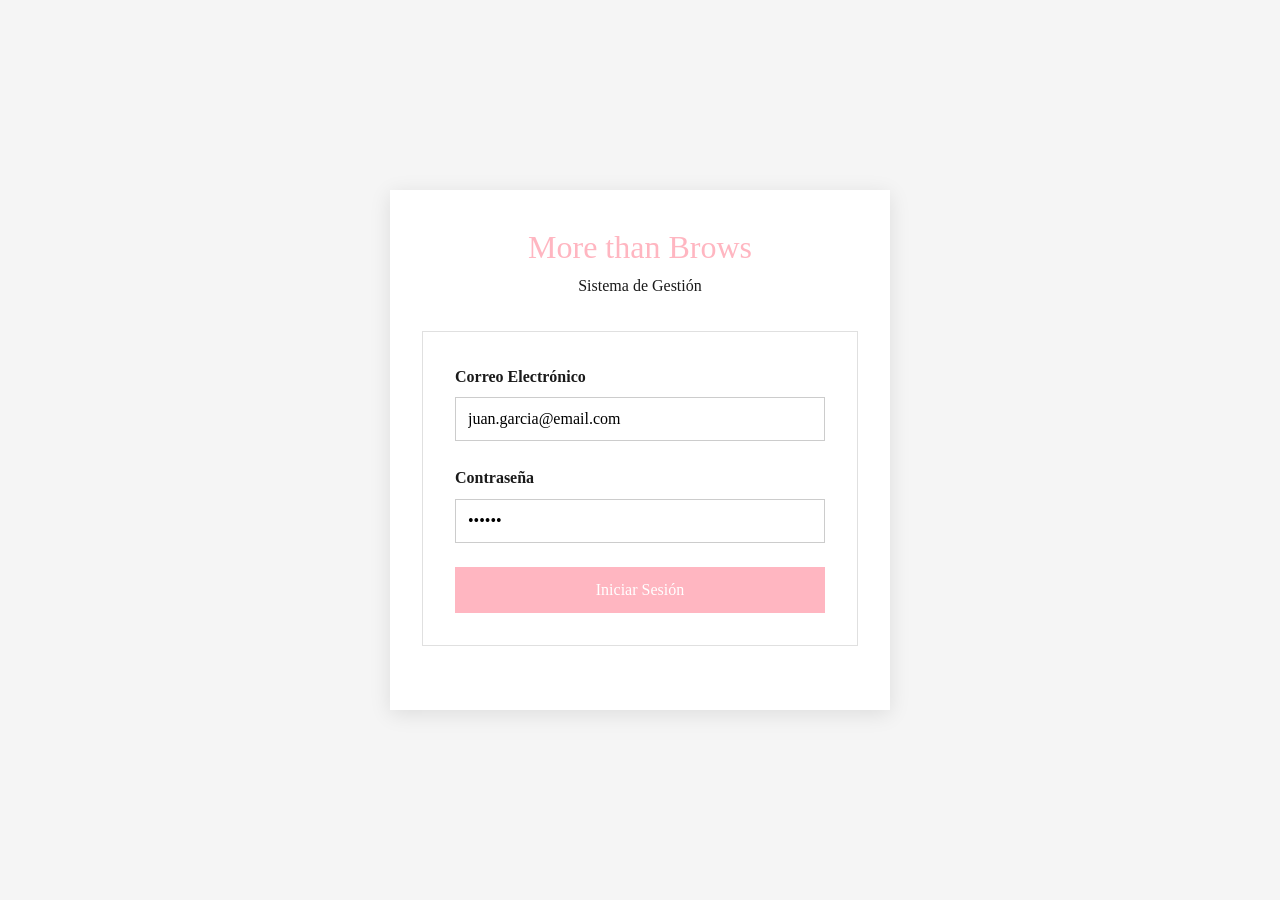
<file: www/index.html>
<!DOCTYPE html>
<html lang="es">
<head>
    <meta charset="UTF-8">
    <meta name="viewport" content="width=device-width, initial-scale=1.0">
    <title>More than Brows - Gestión</title>
    <link rel="stylesheet" href="./css/styles.css">
       
    
</head>
<body>
    
    <header>
        <div class="container">
            <h1>Sistema de Gestión</h1>
            <p class="subtitle">More than brows - Panel Administrativo</p>
        </div>
    </header>

    <div class="container main-content">
        
        <section id="sec-productos" class="section active-section">
            <div class="header-section">
                <h2>Nuestros Productos</h2>
                <p>Catálogo actual disponible en el sistema.</p>
            </div>
            
            <div class="form-group search-bar">
                <input type="search" id="searchProductos" placeholder="Buscar por descripción..." oninput="filtrarProductos()">
            </div>

            <div id="grid-productos" class="grid-system">
                <p class="loading-text">Cargando productos...</p>
            </div>
        </section>

        <section id="sec-clientes" class="section" style="display: none;">
            <div class="header-section">
                <h2>Gestión de Clientes</h2>
                <p>Base de datos de clientes registrados.</p>
            </div>

            <div class="component-card">
                <h3>Registrar Nuevo Cliente</h3>
                <form id="form-cliente">
                    <div class="form-group">
                        <label>Nombre</label>
                        <input type="text" id="nombre" required>
                    </div>
                    <div class="form-group">
                        <label>Apellidos</label>
                        <input type="text" id="apellidos" required>
                    </div>
                    <div class="form-group">
                        <label>Email</label>
                        <input type="email" id="email" required>
                    </div>
                    <div class="form-group">
                        <label>Contraseña</label>
                        <input type="password" id="password" required>
                    </div>
                    <div class="form-group">
                        <label>Teléfono</label>
                        <input type="text" id="telefono">
                    </div>
                    <div class="button-grid">
                        <button type="submit" class="btn btn-primary">Guardar Cliente</button>
                    </div>
                </form>
            </div>

            <div id="lista-clientes" class="list-container">
                </div>
        </section>

    </div>

    <nav class="nav-bar">
        <ul class="nav-bar__list">
            <li class="nav-bar__item nav-bar__item--active" onclick="mostrarSeccion('sec-productos', this)">
                <div class="nav-bar__link">
                    <svg class="nav-bar__icon" viewBox="0 0 24 24" stroke="currentColor">
                        <rect x="3" y="4" width="18" height="16" rx="2" />
                        <line x1="16" y1="2" x2="16" y2="6" />
                        <line x1="8" y1="2" x2="8" y2="6" />
                        <line x1="3" y1="10" x2="21" y2="10" />
                    </svg>
                    <span class="sr-only">Productos</span>
                </div>
            </li>
            <li class="nav-bar__item" onclick="mostrarSeccion('sec-clientes', this)">
                <div class="nav-bar__link">
                    <svg class="nav-bar__icon" viewBox="0 0 24 24" stroke="currentColor">
                        <path d="M20 21v-2a4 4 0 0 0-4-4H8a4 4 0 0 0-4 4v2" />
                        <circle cx="12" cy="7" r="4" />
                    </svg>
                    <span class="sr-only">Clientes</span>
                </div>
            </li>
        </ul>
    </nav>

    <script src="./js/app.js"></script>
</body>
</html>
</file>
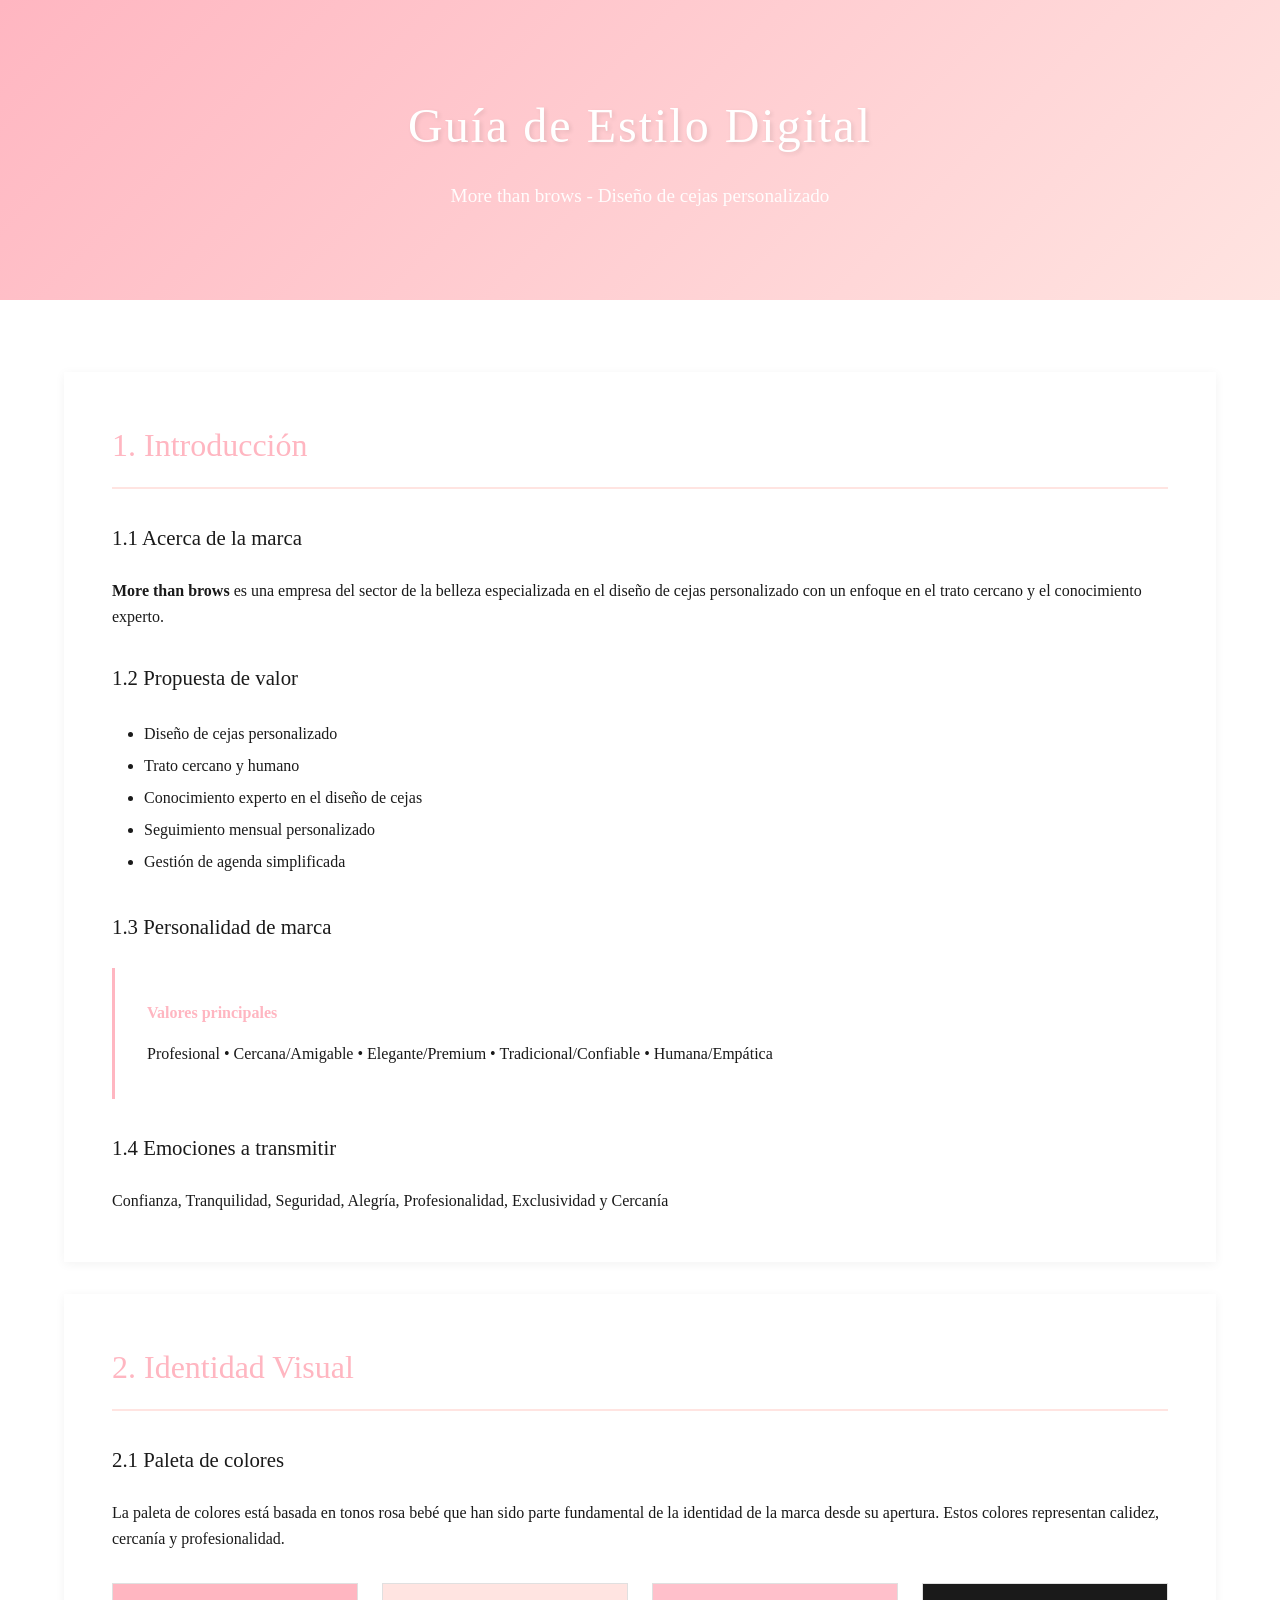
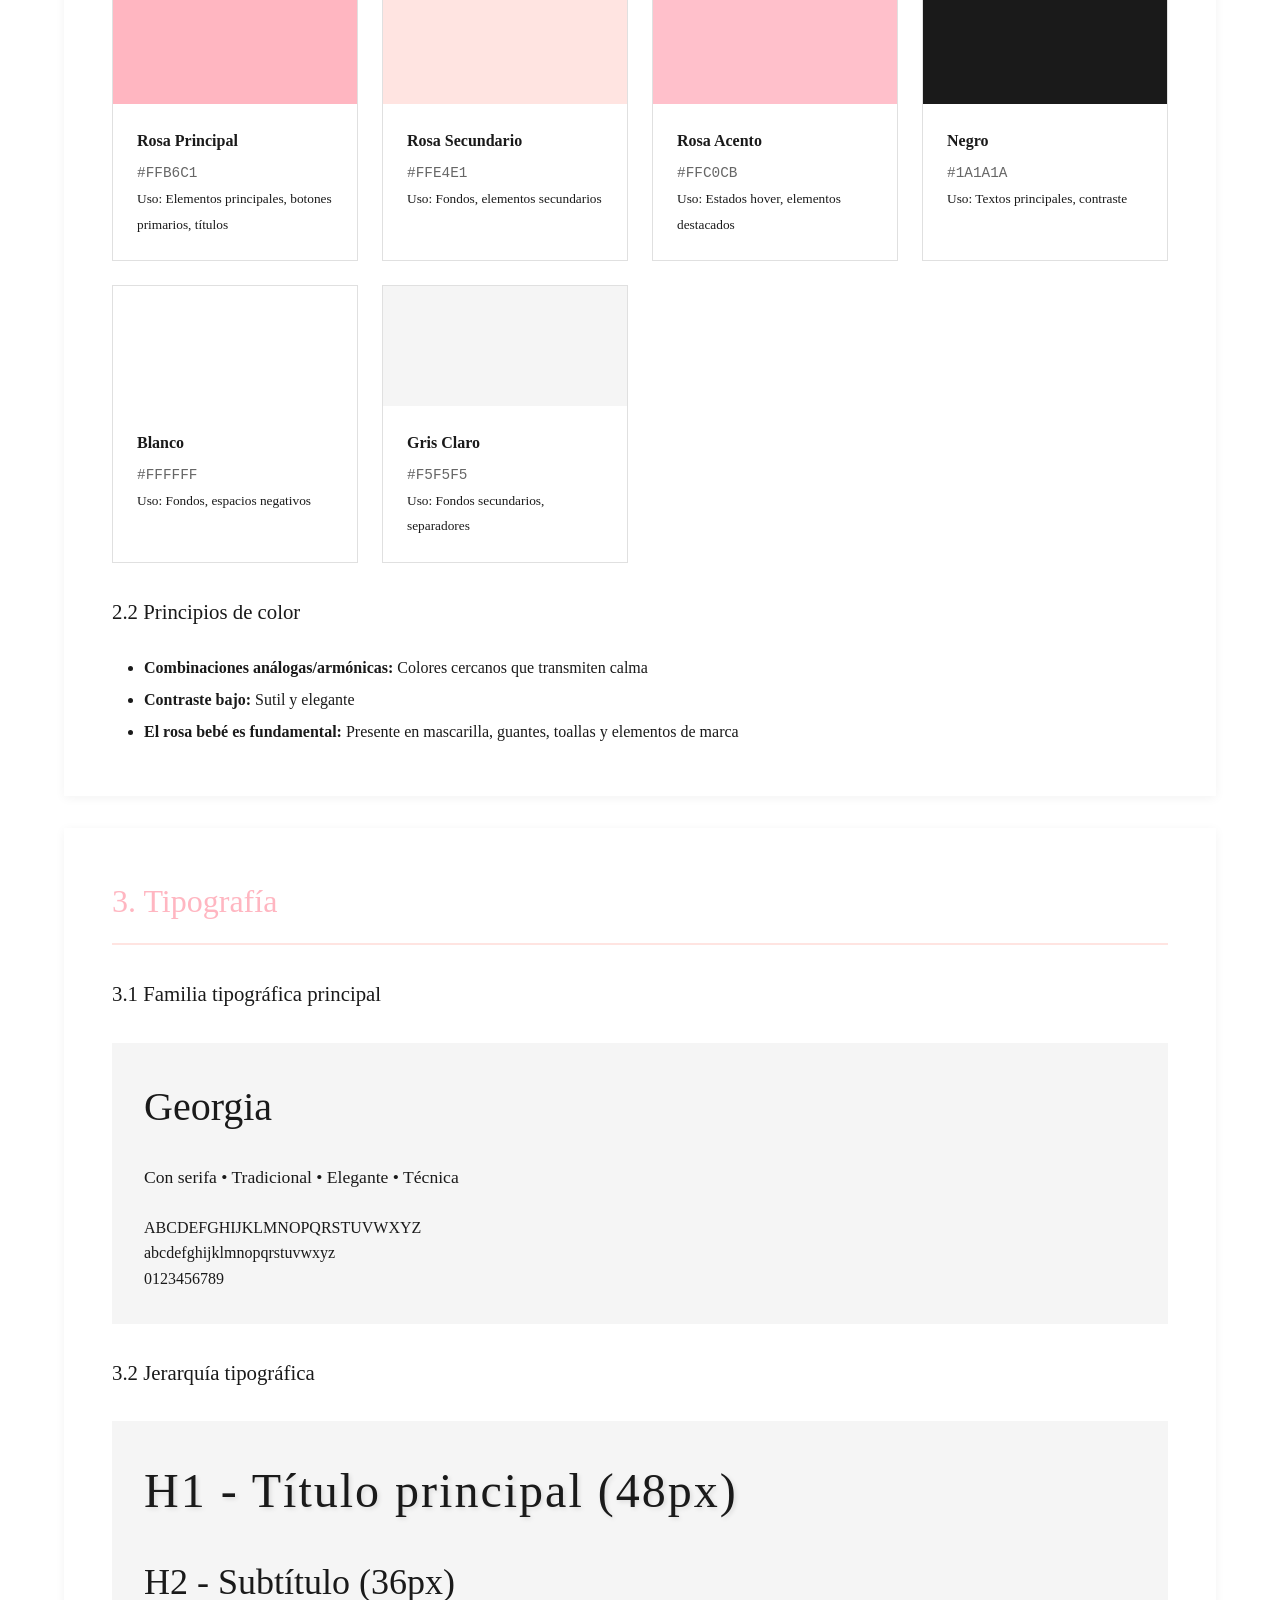
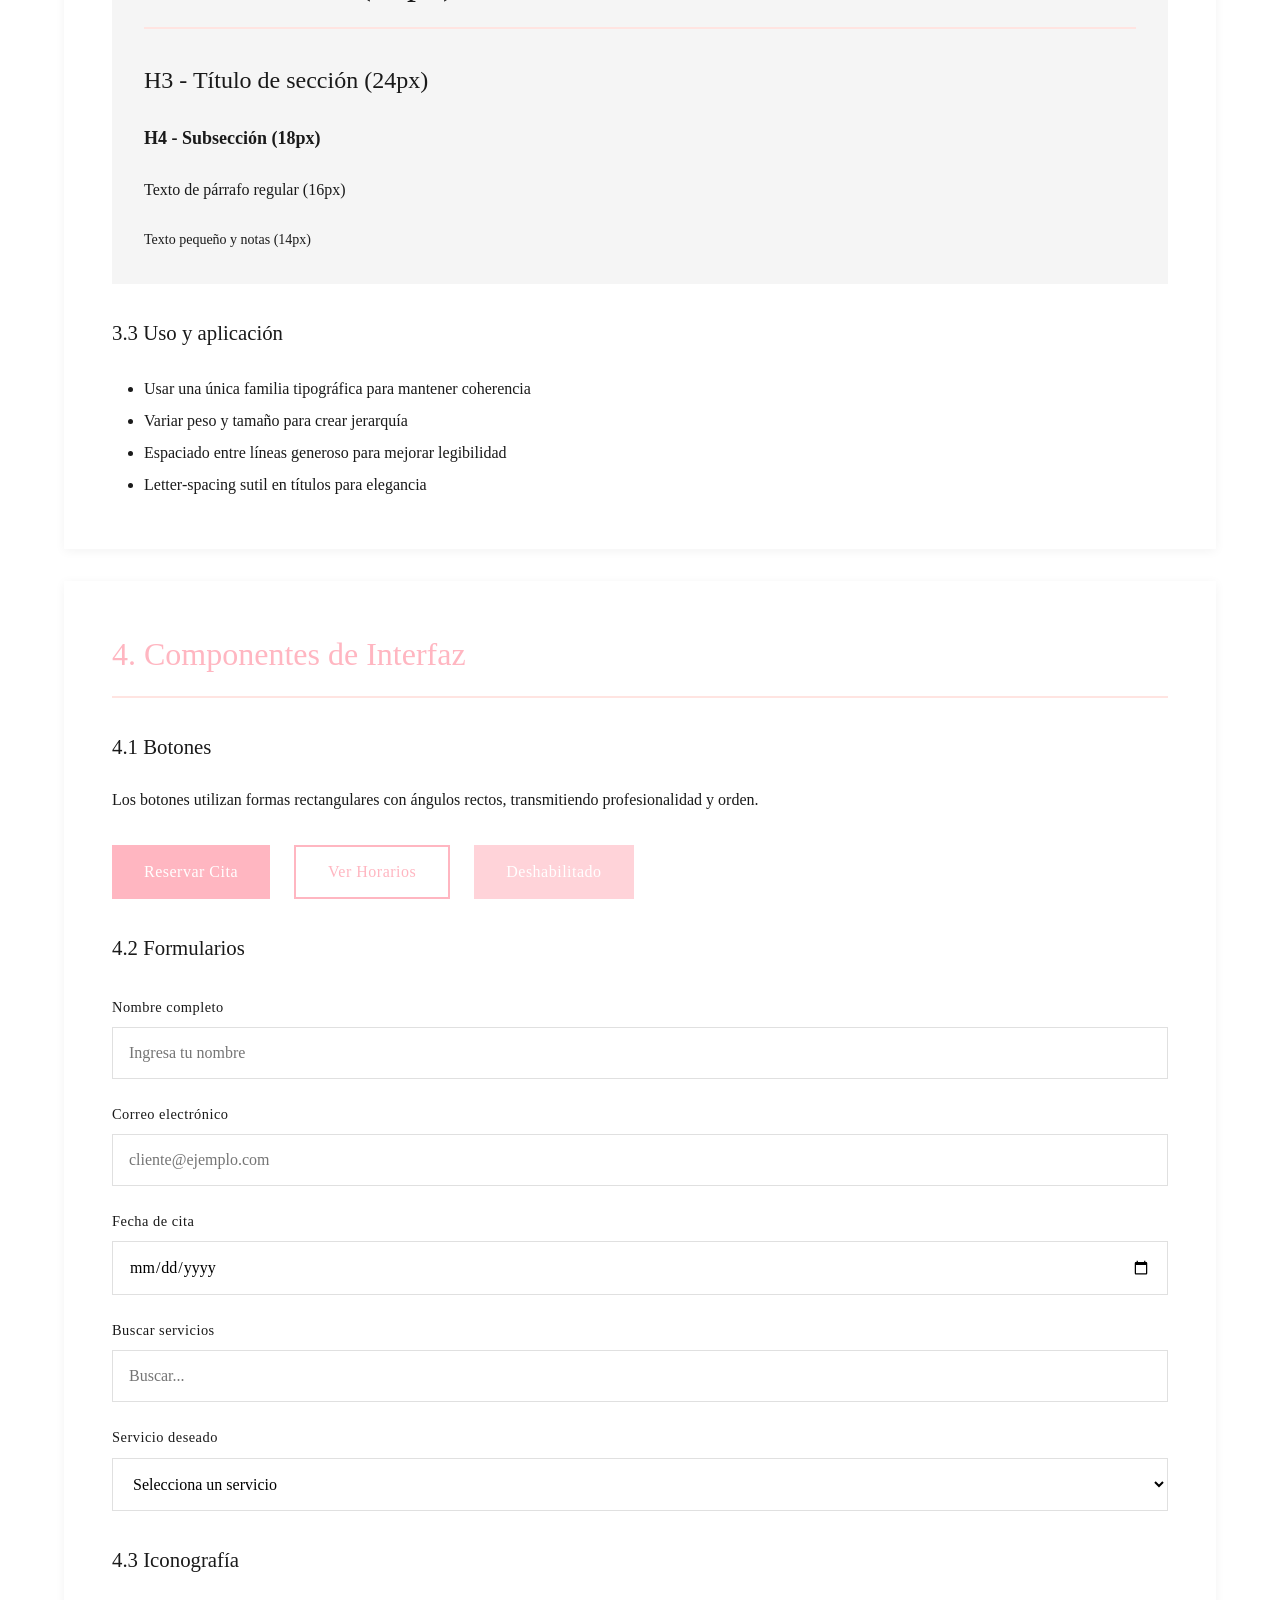
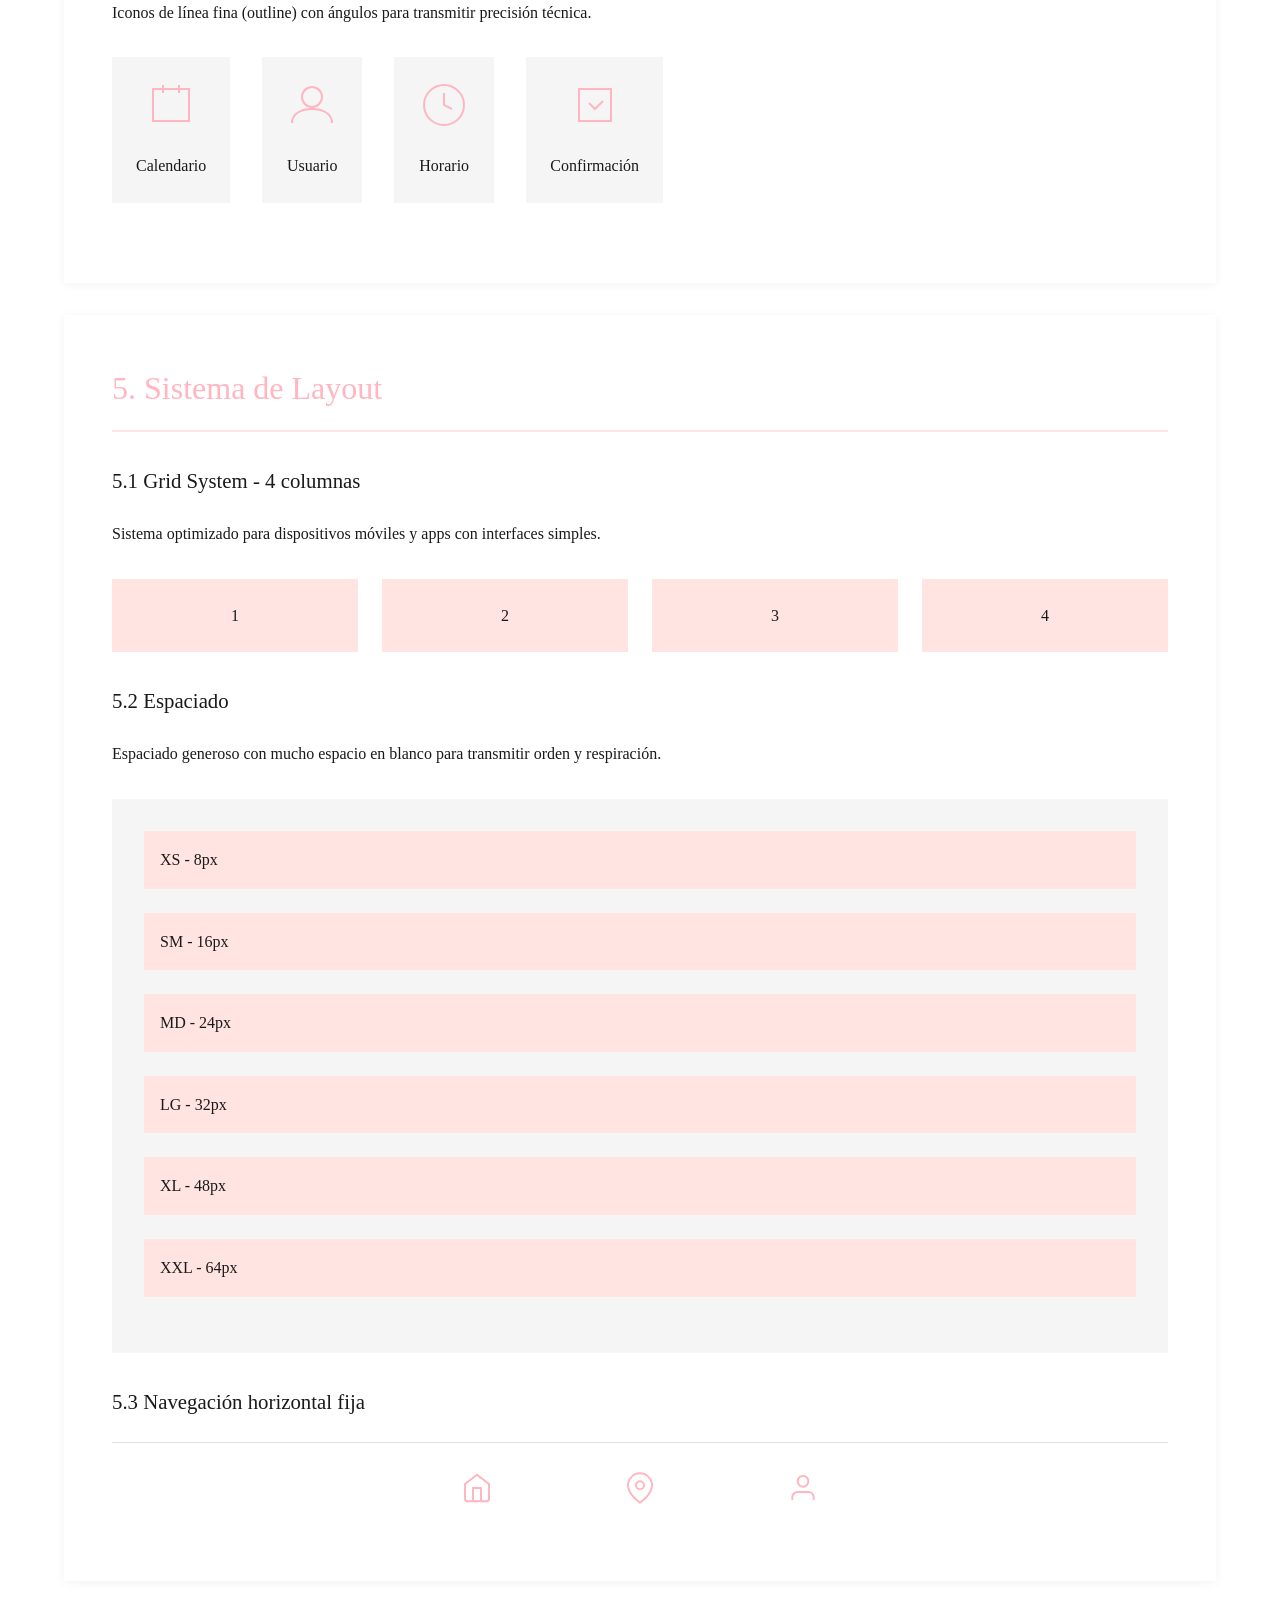
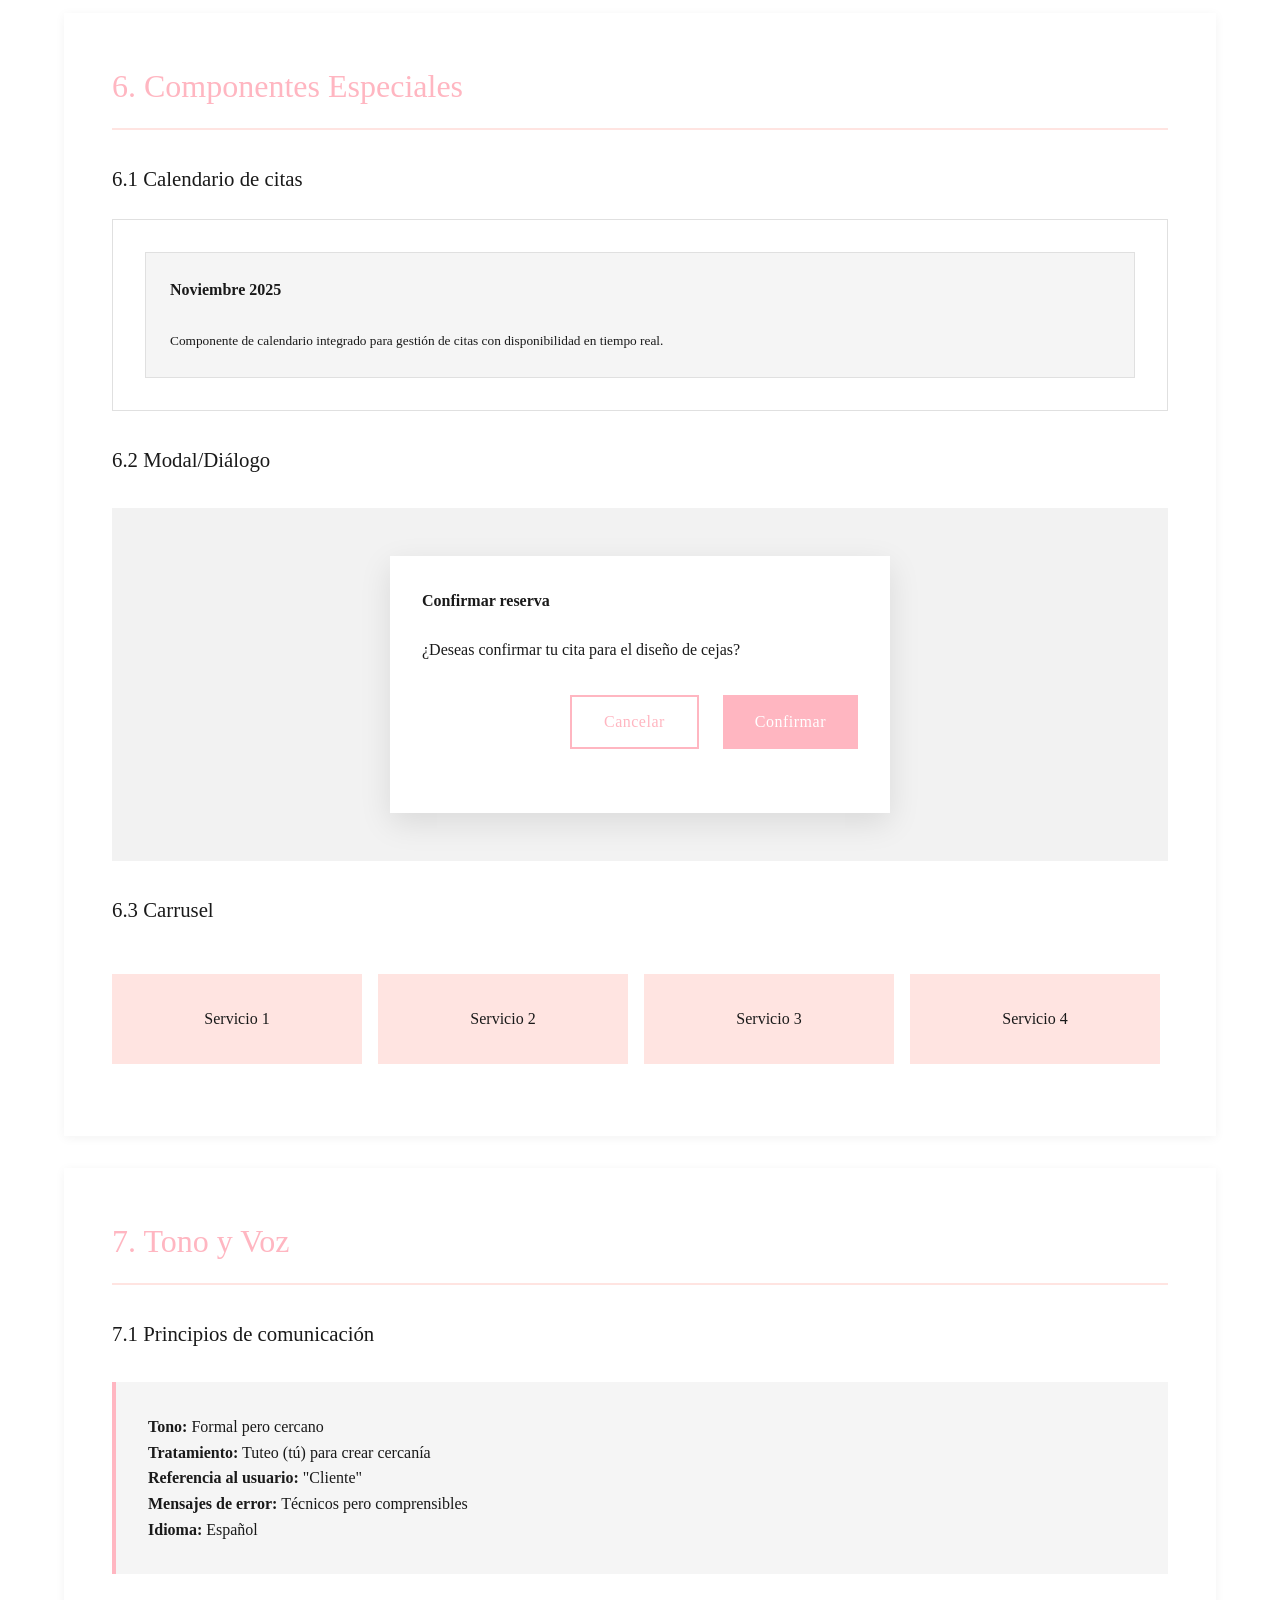
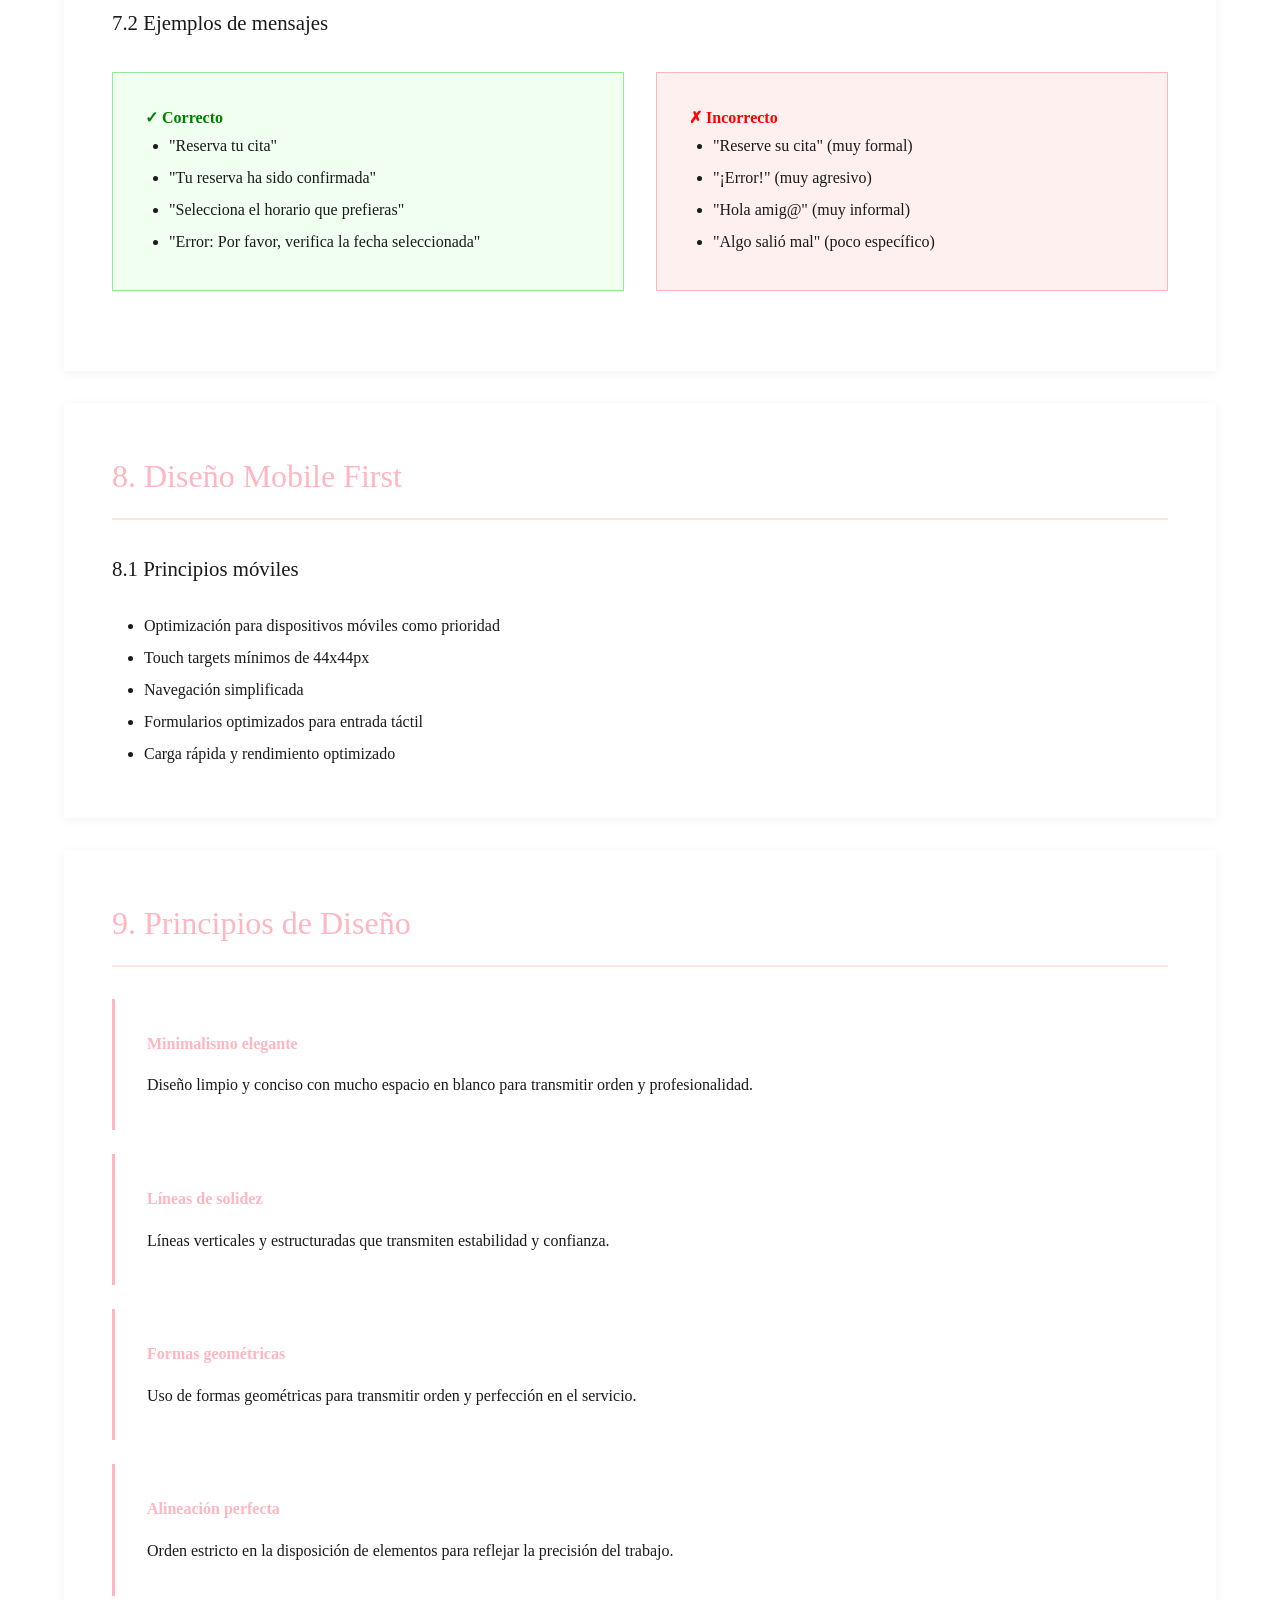
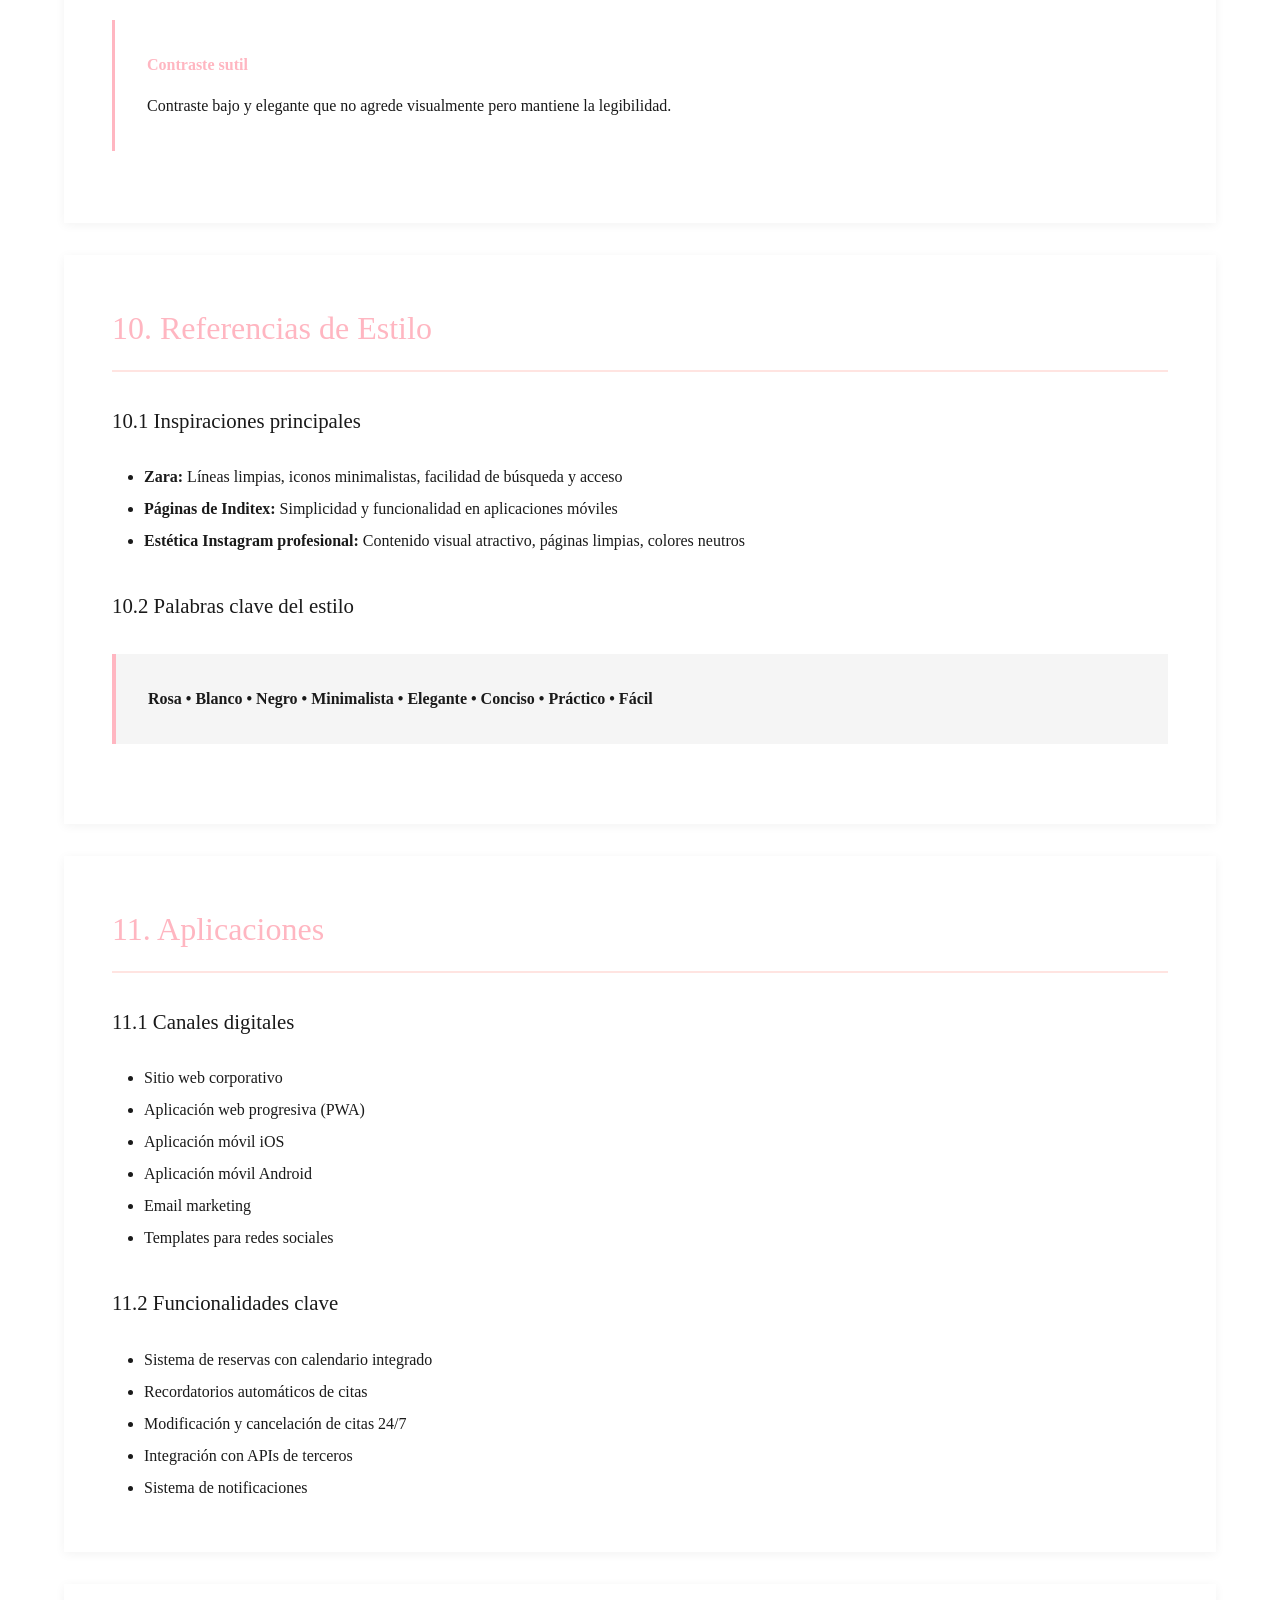
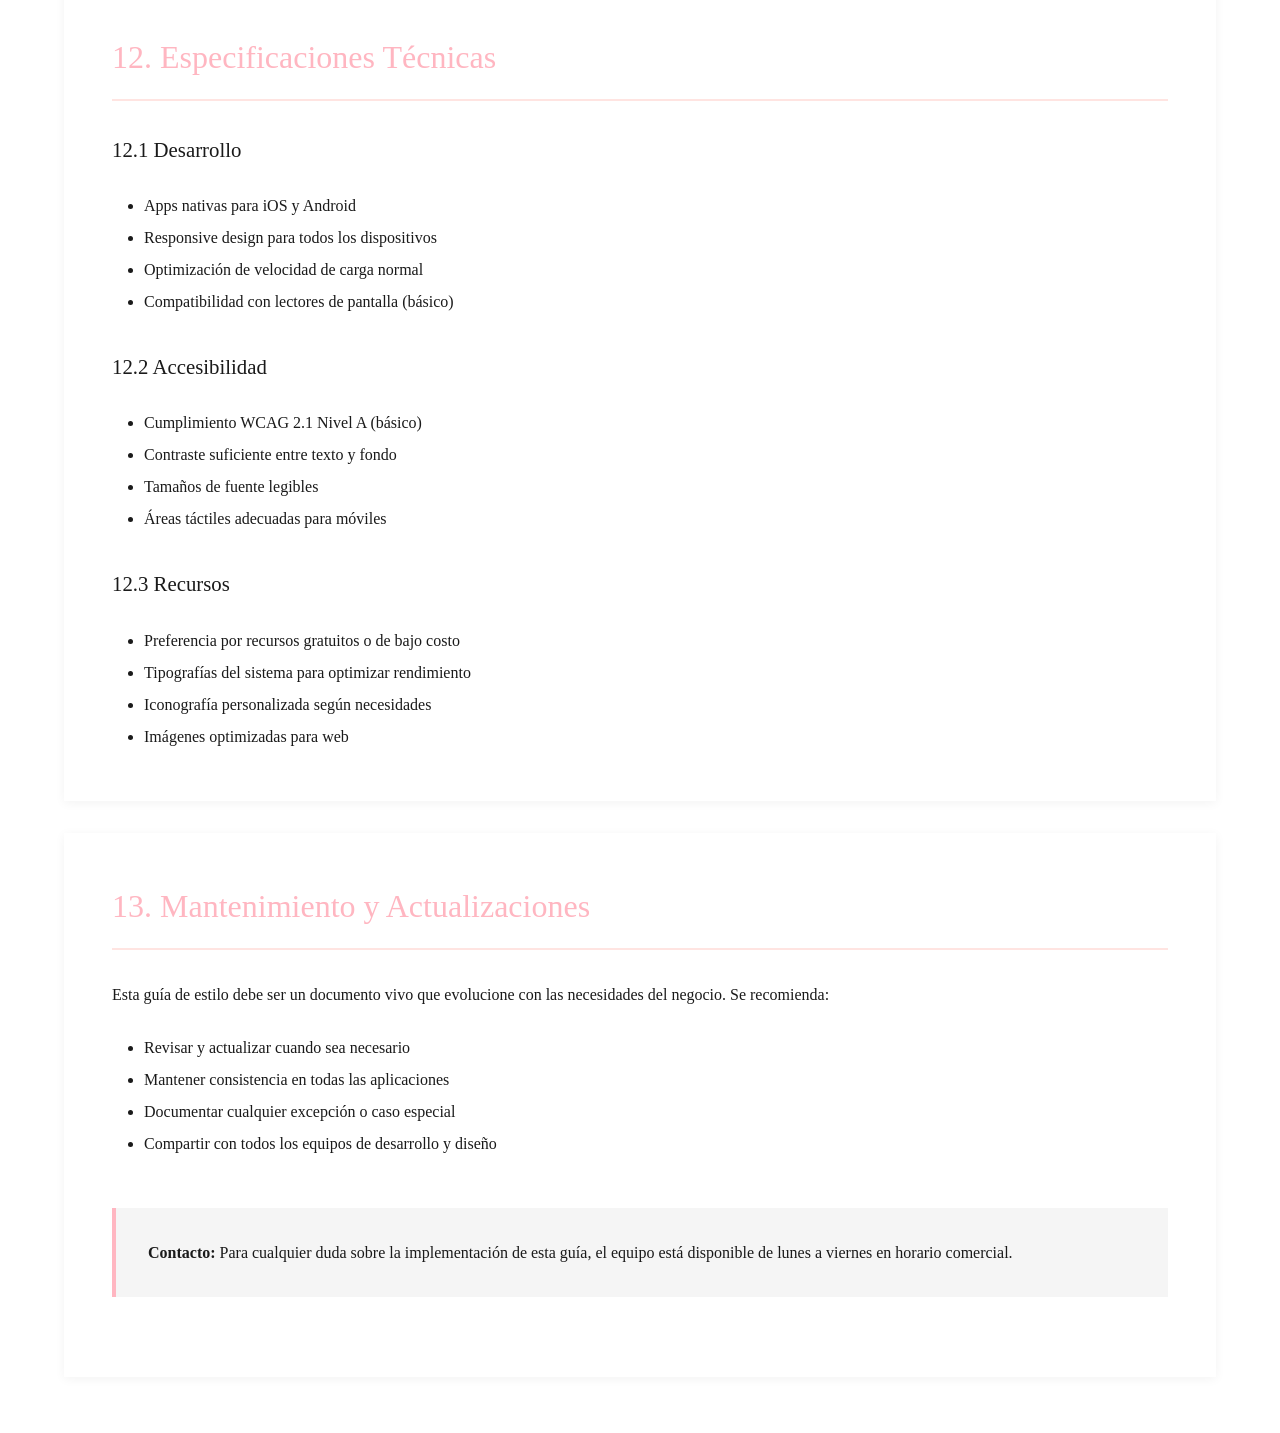
<file: Documentacion/guia-estilo-more-than-brows.html>
<!DOCTYPE html>
<html lang="es">
<head>
    <meta charset="UTF-8">
    <meta name="viewport" content="width=device-width, initial-scale=1.0">
    <title>Guía de Estilo - More than brows</title>
    <style>
        :root {
            --rosa-principal: #FFB6C1;
            --rosa-secundario: #FFE4E1;
            --rosa-acento: #FFC0CB;
            --negro: #1A1A1A;
            --blanco: #FFFFFF;
            --gris-claro: #F5F5F5;
            --gris-medio: #E0E0E0;
            --gris-oscuro: #666666;
            --espaciado-xs: 8px;
            --espaciado-sm: 16px;
            --espaciado-md: 24px;
            --espaciado-lg: 32px;
            --espaciado-xl: 48px;
            --espaciado-xxl: 64px;
            --border-radius: 0px;
            --transicion: all 0.3s ease;
        }

        * {
            margin: 0;
            padding: 0;
            box-sizing: border-box;
        }

        body {
            font-family: 'Georgia', 'Times New Roman', serif;
            line-height: 1.6;
            color: var(--negro);
            background-color: var(--blanco);
        }

        .container {
            max-width: 1200px;
            margin: 0 auto;
            padding: var(--espaciado-md);
        }

        header {
            background: linear-gradient(135deg, var(--rosa-principal) 0%, var(--rosa-secundario) 100%);
            color: var(--blanco);
            padding: var(--espaciado-xxl) 0;
            text-align: center;
            margin-bottom: var(--espaciado-xl);
        }

        h1 {
            font-size: 3em;
            font-weight: 300;
            letter-spacing: 2px;
            margin-bottom: var(--espaciado-sm);
            text-shadow: 2px 2px 4px rgba(0,0,0,0.1);
        }

        .subtitle {
            font-size: 1.2em;
            opacity: 0.95;
            font-weight: 300;
        }

        .section {
            background: var(--blanco);
            padding: var(--espaciado-xl);
            margin-bottom: var(--espaciado-lg);
            box-shadow: 0 2px 10px rgba(0,0,0,0.05);
        }

        h2 {
            color: var(--rosa-principal);
            font-size: 2em;
            margin-bottom: var(--espaciado-lg);
            padding-bottom: var(--espaciado-sm);
            border-bottom: 2px solid var(--rosa-secundario);
            font-weight: 400;
        }

        h3 {
            color: var(--negro);
            font-size: 1.3em;
            margin-top: var(--espaciado-lg);
            margin-bottom: var(--espaciado-md);
            font-weight: 500;
        }

        .color-palette {
            display: grid;
            grid-template-columns: repeat(auto-fit, minmax(200px, 1fr));
            gap: var(--espaciado-md);
            margin: var(--espaciado-lg) 0;
        }

        .color-card {
            background: var(--blanco);
            border: 1px solid var(--gris-medio);
            padding: 0;
            overflow: hidden;
            transition: var(--transicion);
        }

        .color-card:hover {
            transform: translateY(-5px);
            box-shadow: 0 5px 20px rgba(0,0,0,0.1);
        }

        .color-sample {
            height: 120px;
            width: 100%;
        }

        .color-info {
            padding: var(--espaciado-md);
        }

        .color-name {
            font-weight: 600;
            margin-bottom: var(--espaciado-xs);
        }

        .color-code {
            color: var(--gris-oscuro);
            font-family: 'Courier New', monospace;
            font-size: 0.9em;
        }

        .typography-sample {
            margin: var(--espaciado-lg) 0;
            padding: var(--espaciado-lg);
            background: var(--gris-claro);
        }

        .font-display {
            font-size: 2.5em;
            margin-bottom: var(--espaciado-md);
            color: var(--negro);
        }

        .button-grid {
            display: flex;
            gap: var(--espaciado-md);
            flex-wrap: wrap;
            margin: var(--espaciado-lg) 0;
        }

        .btn {
            padding: var(--espaciado-sm) var(--espaciado-lg);
            border: none;
            font-family: 'Georgia', serif;
            font-size: 1em;
            cursor: pointer;
            transition: var(--transicion);
            text-decoration: none;
            display: inline-block;
            letter-spacing: 0.5px;
        }

        .btn-primary {
            background-color: var(--rosa-principal);
            color: var(--blanco);
        }

        .btn-primary:hover {
            background-color: var(--rosa-acento);
            transform: translateY(-2px);
            box-shadow: 0 4px 12px rgba(255, 182, 193, 0.4);
        }

        .btn-secondary {
            background-color: transparent;
            color: var(--rosa-principal);
            border: 2px solid var(--rosa-principal);
        }

        .btn-secondary:hover {
            background-color: var(--rosa-principal);
            color: var(--blanco);
        }

        .input-examples {
            margin: var(--espaciado-lg) 0;
        }

        .form-group {
            margin-bottom: var(--espaciado-md);
        }

        label {
            display: block;
            margin-bottom: var(--espaciado-xs);
            color: var(--negro);
            font-weight: 500;
            font-size: 0.9em;
            letter-spacing: 0.5px;
        }

        input[type="text"],
        input[type="email"],
        input[type="password"],
        input[type="date"],
        input[type="search"],
        textarea,
        select {
            width: 100%;
            padding: var(--espaciado-sm);
            border: 1px solid var(--gris-medio);
            font-family: 'Georgia', serif;
            font-size: 1em;
            transition: var(--transicion);
            background-color: var(--blanco);
        }

        input:focus,
        textarea:focus,
        select:focus {
            outline: none;
            border-color: var(--rosa-principal);
            box-shadow: 0 0 0 3px rgba(255, 182, 193, 0.2);
        }

        .icon-examples {
            display: flex;
            gap: var(--espaciado-lg);
            margin: var(--espaciado-lg) 0;
            flex-wrap: wrap;
        }

        .icon-card {
            text-align: center;
            padding: var(--espaciado-md);
            background: var(--gris-claro);
            min-width: 100px;
        }

        .icon {
            width: 48px;
            height: 48px;
            margin: 0 auto var(--espaciado-sm);
            stroke: var(--rosa-principal);
            stroke-width: 1;
            fill: none;
        }

        .grid-example {
            display: grid;
            grid-template-columns: repeat(4, 1fr);
            gap: var(--espaciado-md);
            margin: var(--espaciado-lg) 0;
        }

        .grid-item {
            background: var(--rosa-secundario);
            padding: var(--espaciado-md);
            text-align: center;
            color: var(--negro);
        }

        .spacing-example {
            background: var(--gris-claro);
            padding: var(--espaciado-lg);
            margin: var(--espaciado-lg) 0;
        }

        .spacing-item {
            background: var(--rosa-secundario);
            margin-bottom: var(--espaciado-md);
            padding: var(--espaciado-sm);
            position: relative;
        }
        .nav-bar {
            /*position: fixed;*/
            bottom: 0;
            left: 0;
            width: 100%;
            background-color: #FFFFFF;
            border-top: 1px solid #E0E0E0;
            z-index: 100;
            }

        .nav-bar__list {
            display: flex;
            align-items: center;
            justify-content: center;
            justify-content: space-around;
            height: 72px;
            max-width: 393px;
            margin: 0 auto;
        }
        .nav-bar__item {
            flex: 1;
            display: flex;
            align-items: center;
            justify-content: center;
        }
        .nav-bar__item--active .nav-bar__icon {
            color: #FFB6C1;
            stroke: #FFB6C1;
        }
        .nav-bar__link {
            display: flex;
            align-items: center;
            justify-content: center;
            padding: 16px;
            transition: all 0.3s ease;
            cursor: pointer;
        }
        .nav-bar__link:hover .nav-bar__icon {
            color: #FFC0CB;
            stroke: #FFC0CB;
            transform: scale(1.1);
        }
        .nav-bar__link:active .nav-bar__icon {
            transform: scale(0.95);
        }
        .nav-bar__icon {
            width: 24px;
            height: 24px;
            color: #FFB6C1;
            stroke: #FFB6C1;
            stroke-width: 1.5;
            fill: none;
            transition: all 0.3s ease;
        }
        .sr-only {
            position: absolute;
            width: 1px;
            height: 1px;
            padding: 0;
            margin: -1px;
            overflow: hidden;
            clip: rect(0, 0, 0, 0);
            white-space: nowrap;
            border-width: 0;
        }

        .sr-only-focusable:focus,
        .sr-only-focusable:active {
            position: static;
            width: auto;
            height: auto;
            overflow: visible;
            clip: auto;
            white-space: normal;
        }
        /*
        .navbar-example {
            background: var(--blanco);
            border-bottom: 1px solid var(--gris-medio);
            padding: var(--espaciado-md) 0;
            position: sticky;
            top: 0;
            z-index: 100;
            margin: var(--espaciado-lg) 0;
        }

        .navbar-content {
            display: flex;
            justify-content: space-between;
            align-items: center;
        }

        .nav-menu {
            display: flex;
            gap: var(--espaciado-lg);
            list-style: none;
        }

        .nav-menu a {
            text-decoration: none;
            color: var(--negro);
            transition: var(--transicion);
            font-weight: 400;
            letter-spacing: 0.5px;
        }

        .nav-menu a:hover {
            color: var(--rosa-principal);
        }
            */

        .component-card {
            border: 1px solid var(--gris-medio);
            padding: var(--espaciado-lg);
            margin: var(--espaciado-md) 0;
            background: var(--blanco);
        }

        .calendar-widget {
            background: var(--gris-claro);
            padding: var(--espaciado-md);
            border: 1px solid var(--gris-medio);
        }

        .modal-example {
            background: rgba(0,0,0,0.05);
            padding: var(--espaciado-xl);
            margin: var(--espaciado-lg) 0;
        }

        .modal-content {
            background: var(--blanco);
            padding: var(--espaciado-lg);
            max-width: 500px;
            margin: 0 auto;
            box-shadow: 0 10px 30px rgba(0,0,0,0.1);
        }

        .carousel-example {
            display: flex;
            gap: var(--espaciado-sm);
            overflow-x: auto;
            padding: var(--espaciado-md) 0;
        }

        .carousel-item {
            min-width: 250px;
            background: var(--rosa-secundario);
            padding: var(--espaciado-lg);
            text-align: center;
        }

        .voice-tone {
            background: var(--gris-claro);
            padding: var(--espaciado-lg);
            border-left: 4px solid var(--rosa-principal);
            margin: var(--espaciado-lg) 0;
        }

        .do-dont {
            display: grid;
            grid-template-columns: 1fr 1fr;
            gap: var(--espaciado-lg);
            margin: var(--espaciado-lg) 0;
        }

        .do {
            background: #f0fff0;
            padding: var(--espaciado-lg);
            border: 1px solid #90EE90;
        }

        .dont {
            background: #fff0f0;
            padding: var(--espaciado-lg);
            border: 1px solid #FFB6B6;
        }

        .mobile-frame {
            max-width: 375px;
            margin: var(--espaciado-lg) auto;
            border: 2px solid var(--negro);
            border-radius: 20px;
            padding: 10px;
            background: var(--negro);
        }

        .mobile-screen {
            background: var(--blanco);
            padding: var(--espaciado-md);
            border-radius: 10px;
            min-height: 600px;
        }

        code {
            background: var(--gris-claro);
            padding: 2px 6px;
            border-radius: 3px;
            font-family: 'Courier New', monospace;
            color: var(--rosa-principal);
        }

        .principle {
            background: var(--blanco);
            padding: var(--espaciado-lg);
            margin: var(--espaciado-md) 0;
            border-left: 3px solid var(--rosa-principal);
        }

        .principle h4 {
            color: var(--rosa-principal);
            margin-bottom: var(--espaciado-sm);
        }

        @media (max-width: 768px) {
            .grid-example {
                grid-template-columns: repeat(2, 1fr);
            }
            
            .do-dont {
                grid-template-columns: 1fr;
            }
            
            h1 {
                font-size: 2em;
            }
            
            h2 {
                font-size: 1.5em;
            }
            /*
            .navbar-content {
                flex-direction: column;
                gap: var(--espaciado-md);
            }
            */
            .nav-bar {
                background-color: #FFFFFF;
            }
            .nav-bar__list {
                height: 80px;
                max-width: 100%;
                justify-content: center;
                gap: 64px;
            }
            .nav-bar__item {
                flex: 0 0 auto;
            }
            .nav-bar__icon {
                width: 28px;
                height: 28px;
            }
        }
        @media (min-width: 1024px) {
            .nav-bar__list {
                height: 90px;
                gap: 96px;
            }
            .nav-bar__icon {
                width: 32px;
                height: 32px;
            }
        }

    </style>
</head>
<body>
    <header>
        <div class="container">
            <h1>Guía de Estilo Digital</h1>
            <p class="subtitle">More than brows - Diseño de cejas personalizado</p>
        </div>
    </header>

    <div class="container">
        <!-- Introducción -->
        <section class="section">
            <h2>1. Introducción</h2>
            
            <h3>1.1 Acerca de la marca</h3>
            <p><strong>More than brows</strong> es una empresa del sector de la belleza especializada en el diseño de cejas personalizado con un enfoque en el trato cercano y el conocimiento experto.</p>
            
            <h3>1.2 Propuesta de valor</h3>
            <ul style="margin-left: var(--espaciado-lg); line-height: 2;">
                <li>Diseño de cejas personalizado</li>
                <li>Trato cercano y humano</li>
                <li>Conocimiento experto en el diseño de cejas</li>
                <li>Seguimiento mensual personalizado</li>
                <li>Gestión de agenda simplificada</li>
            </ul>
            
            <h3>1.3 Personalidad de marca</h3>
            <div class="principle">
                <h4>Valores principales</h4>
                <p>Profesional • Cercana/Amigable • Elegante/Premium • Tradicional/Confiable • Humana/Empática</p>
            </div>
            
            <h3>1.4 Emociones a transmitir</h3>
            <p>Confianza, Tranquilidad, Seguridad, Alegría, Profesionalidad, Exclusividad y Cercanía</p>
        </section>

        <!-- Identidad Visual -->
        <section class="section">
            <h2>2. Identidad Visual</h2>
            
            <h3>2.1 Paleta de colores</h3>
            <p>La paleta de colores está basada en tonos rosa bebé que han sido parte fundamental de la identidad de la marca desde su apertura. Estos colores representan calidez, cercanía y profesionalidad.</p>
            
            <div class="color-palette">
                <div class="color-card">
                    <div class="color-sample" style="background-color: #FFB6C1;"></div>
                    <div class="color-info">
                        <div class="color-name">Rosa Principal</div>
                        <div class="color-code">#FFB6C1</div>
                        <small>Uso: Elementos principales, botones primarios, títulos</small>
                    </div>
                </div>
                
                <div class="color-card">
                    <div class="color-sample" style="background-color: #FFE4E1;"></div>
                    <div class="color-info">
                        <div class="color-name">Rosa Secundario</div>
                        <div class="color-code">#FFE4E1</div>
                        <small>Uso: Fondos, elementos secundarios</small>
                    </div>
                </div>
                
                <div class="color-card">
                    <div class="color-sample" style="background-color: #FFC0CB;"></div>
                    <div class="color-info">
                        <div class="color-name">Rosa Acento</div>
                        <div class="color-code">#FFC0CB</div>
                        <small>Uso: Estados hover, elementos destacados</small>
                    </div>
                </div>
                
                <div class="color-card">
                    <div class="color-sample" style="background-color: #1A1A1A;"></div>
                    <div class="color-info">
                        <div class="color-name">Negro</div>
                        <div class="color-code">#1A1A1A</div>
                        <small>Uso: Textos principales, contraste</small>
                    </div>
                </div>
                
                <div class="color-card">
                    <div class="color-sample" style="background-color: #FFFFFF;"></div>
                    <div class="color-info">
                        <div class="color-name">Blanco</div>
                        <div class="color-code">#FFFFFF</div>
                        <small>Uso: Fondos, espacios negativos</small>
                    </div>
                </div>
                
                <div class="color-card">
                    <div class="color-sample" style="background-color: #F5F5F5;"></div>
                    <div class="color-info">
                        <div class="color-name">Gris Claro</div>
                        <div class="color-code">#F5F5F5</div>
                        <small>Uso: Fondos secundarios, separadores</small>
                    </div>
                </div>
            </div>
            
            <h3>2.2 Principios de color</h3>
            <ul style="margin-left: var(--espaciado-lg); line-height: 2;">
                <li><strong>Combinaciones análogas/armónicas:</strong> Colores cercanos que transmiten calma</li>
                <li><strong>Contraste bajo:</strong> Sutil y elegante</li>
                <li><strong>El rosa bebé es fundamental:</strong> Presente en mascarilla, guantes, toallas y elementos de marca</li>
            </ul>
        </section>

        <!-- Tipografía -->
        <section class="section">
            <h2>3. Tipografía</h2>
            
            <h3>3.1 Familia tipográfica principal</h3>
            <div class="typography-sample">
                <div class="font-display" style="font-family: Georgia, serif;">Georgia</div>
                <p style="font-family: Georgia, serif; font-size: 1.1em;">Con serifa • Tradicional • Elegante • Técnica</p>
                <p style="font-family: Georgia, serif; margin-top: var(--espaciado-md);">
                    ABCDEFGHIJKLMNOPQRSTUVWXYZ<br>
                    abcdefghijklmnopqrstuvwxyz<br>
                    0123456789
                </p>
            </div>
            
            <h3>3.2 Jerarquía tipográfica</h3>
            <div class="typography-sample">
                <h1 style="font-size: 48px; font-weight: 300; margin-bottom: var(--espaciado-md);">H1 - Título principal (48px)</h1>
                <h2 style="font-size: 36px; font-weight: 400; margin-bottom: var(--espaciado-md); color: var(--negro);">H2 - Subtítulo (36px)</h2>
                <h3 style="font-size: 24px; font-weight: 500; margin-bottom: var(--espaciado-md);">H3 - Título de sección (24px)</h3>
                <h4 style="font-size: 18px; font-weight: 600; margin-bottom: var(--espaciado-md);">H4 - Subsección (18px)</h4>
                <p style="font-size: 16px; margin-bottom: var(--espaciado-md);">Texto de párrafo regular (16px)</p>
                <small style="font-size: 14px;">Texto pequeño y notas (14px)</small>
            </div>
            
            <h3>3.3 Uso y aplicación</h3>
            <ul style="margin-left: var(--espaciado-lg); line-height: 2;">
                <li>Usar una única familia tipográfica para mantener coherencia</li>
                <li>Variar peso y tamaño para crear jerarquía</li>
                <li>Espaciado entre líneas generoso para mejorar legibilidad</li>
                <li>Letter-spacing sutil en títulos para elegancia</li>
            </ul>
        </section>

        <!-- Componentes UI -->
        <section class="section">
            <h2>4. Componentes de Interfaz</h2>
            
            <h3>4.1 Botones</h3>
            <p>Los botones utilizan formas rectangulares con ángulos rectos, transmitiendo profesionalidad y orden.</p>
            
            <div class="button-grid">
                <button class="btn btn-primary">Reservar Cita</button>
                <button class="btn btn-secondary">Ver Horarios</button>
                <button class="btn btn-primary" disabled style="opacity: 0.6; cursor: not-allowed;">Deshabilitado</button>
            </div>
            
            <h3>4.2 Formularios</h3>
            <div class="input-examples">
                <div class="form-group">
                    <label for="nombre">Nombre completo</label>
                    <input type="text" id="nombre" placeholder="Ingresa tu nombre">
                </div>
                
                <div class="form-group">
                    <label for="email">Correo electrónico</label>
                    <input type="email" id="email" placeholder="cliente@ejemplo.com">
                </div>
                
                <div class="form-group">
                    <label for="fecha">Fecha de cita</label>
                    <input type="date" id="fecha">
                </div>
                
                <div class="form-group">
                    <label for="busqueda">Buscar servicios</label>
                    <input type="search" id="busqueda" placeholder="Buscar...">
                </div>
                
                <div class="form-group">
                    <label for="servicio">Servicio deseado</label>
                    <select id="servicio">
                        <option>Selecciona un servicio</option>
                        <option>Diseño de cejas personalizado</option>
                        <option>Mantenimiento mensual</option>
                        <option>Consulta inicial</option>
                    </select>
                </div>
            </div>
            
            <h3>4.3 Iconografía</h3>
            <p>Iconos de línea fina (outline) con ángulos para transmitir precisión técnica.</p>
            
            <div class="icon-examples">
                <div class="icon-card">
                    <svg class="icon" viewBox="0 0 24 24">
                        <rect x="3" y="4" width="18" height="16" />
                        <line x1="8" y1="2" x2="8" y2="6" />
                        <line x1="16" y1="2" x2="16" y2="6" />
                    </svg>
                    <p>Calendario</p>
                </div>
                
                <div class="icon-card">
                    <svg class="icon" viewBox="0 0 24 24">
                        <circle cx="12" cy="8" r="5" />
                        <path d="M2 21 C2 16, 7 14, 12 14 C17 14, 22 16, 22 21" />
                    </svg>
                    <p>Usuario</p>
                </div>
                
                <div class="icon-card">
                    <svg class="icon" viewBox="0 0 24 24">
                        <circle cx="12" cy="12" r="10" />
                        <polyline points="12 6 12 12 16 14" />
                    </svg>
                    <p>Horario</p>
                </div>
                
                <div class="icon-card">
                    <svg class="icon" viewBox="0 0 24 24">
                        <rect x="4" y="4" width="16" height="16" />
                        <polyline points="9 11 12 14 16 10" />
                    </svg>
                    <p>Confirmación</p>
                </div>
            </div>
        </section>

        <!-- Layout y Grid -->
        <section class="section">
            <h2>5. Sistema de Layout</h2>
            
            <h3>5.1 Grid System - 4 columnas</h3>
            <p>Sistema optimizado para dispositivos móviles y apps con interfaces simples.</p>
            
            <div class="grid-example">
                <div class="grid-item">1</div>
                <div class="grid-item">2</div>
                <div class="grid-item">3</div>
                <div class="grid-item">4</div>
            </div>
            
            <h3>5.2 Espaciado</h3>
            <p>Espaciado generoso con mucho espacio en blanco para transmitir orden y respiración.</p>
            
            <div class="spacing-example">
                <div class="spacing-item">XS - 8px</div>
                <div class="spacing-item">SM - 16px</div>
                <div class="spacing-item">MD - 24px</div>
                <div class="spacing-item">LG - 32px</div>
                <div class="spacing-item">XL - 48px</div>
                <div class="spacing-item">XXL - 64px</div>
            </div>
            
            <h3>5.3 Navegación horizontal fija</h3>
            <nav class="nav-bar" role="navigation" aria-label="Navegación principal">
                <ul class="nav-bar__list" role="list">
                    <li class="nav-bar__item">
                        <a href="#" class="nav-bar__link" aria-label="Ir a inicio" aria-current="false">
                            <svg class="nav-bar__icon" viewBox="0 0 24 24" fill="none" stroke="currentColor" stroke-width="2"
                                aria-hidden="true" focusable="false">
                                <path d="M3 9l9-7 9 7v11a2 2 0 0 1-2 2H5a2 2 0 0 1-2-2z" />
                                <polyline points="9 22 9 12 15 12 15 22" />
                            </svg>
                            <span class="sr-only">Inicio</span>
                        </a>
                    </li>
                    <li class="nav-bar__item nav-bar__item--active">
                        <a href="#" class="nav-bar__link" aria-label="Ver ubicación" aria-current="false">
                            <svg class="nav-bar__icon" viewBox="0 0 24 24" fill="none" stroke="currentColor" stroke-width="2"
                                aria-hidden="true" focusable="false">
                                <path d="M21 10c0 7-9 13-9 13s-9-6-9-13a9 9 0 0 1 18 0z" />
                                <circle cx="12" cy="10" r="3" />
                            </svg>
                            <span class="sr-only">Ubicación (página actual)</span>
                        </a>
                    </li>
                    <li class="nav-bar__item">
                        <a href="#" class="nav-bar__link" aria-label="Ir a mi perfil" aria-current="false">
                            <svg class="nav-bar__icon" viewBox="0 0 24 24" fill="none" stroke="currentColor" stroke-width="2"
                                aria-hidden="true" focusable="false">
                                <path d="M20 21v-2a4 4 0 0 0-4-4H8a4 4 0 0 0-4 4v2" />
                                <circle cx="12" cy="7" r="4" />
                            </svg>
                            <span class="sr-only">Mi perfil</span>
                        </a>
                    </li>
                </ul>
            </nav>
            
            
            <!--
            <div class="navbar-example">
                <div class="navbar-content">
                    <div style="font-weight: 600; font-size: 1.2em; color: var(--rosa-principal);">More than brows</div>
                    <nav>
                        <ul class="nav-menu">
                            <li><a href="#">Inicio</a></li>
                            <li><a href="#">Servicios</a></li>
                            <li><a href="#">Reservar</a></li>
                            <li><a href="#">Contacto</a></li>
                        </ul>
                    </nav>
                </div>                
            </div>
            -->
        </section>

        <!-- Componentes especiales -->
        <section class="section">
            <h2>6. Componentes Especiales</h2>
            
            <h3>6.1 Calendario de citas</h3>
            <div class="component-card">
                <div class="calendar-widget">
                    <h4>Noviembre 2025</h4>
                    <p style="margin-top: var(--espaciado-md);">
                        <small>Componente de calendario integrado para gestión de citas con disponibilidad en tiempo real.</small>
                    </p>
                </div>
            </div>
            
            <h3>6.2 Modal/Diálogo</h3>
            <div class="modal-example">
                <div class="modal-content">
                    <h4>Confirmar reserva</h4>
                    <p style="margin: var(--espaciado-md) 0;">¿Deseas confirmar tu cita para el diseño de cejas?</p>
                    <div class="button-grid" style="justify-content: flex-end;">
                        <button class="btn btn-secondary">Cancelar</button>
                        <button class="btn btn-primary">Confirmar</button>
                    </div>
                </div>
            </div>
            
            <h3>6.3 Carrusel</h3>
            <div class="carousel-example">
                <div class="carousel-item">Servicio 1</div>
                <div class="carousel-item">Servicio 2</div>
                <div class="carousel-item">Servicio 3</div>
                <div class="carousel-item">Servicio 4</div>
            </div>
        </section>

        <!-- Tono y voz -->
        <section class="section">
            <h2>7. Tono y Voz</h2>
            
            <h3>7.1 Principios de comunicación</h3>
            <div class="voice-tone">
                <p><strong>Tono:</strong> Formal pero cercano</p>
                <p><strong>Tratamiento:</strong> Tuteo (tú) para crear cercanía</p>
                <p><strong>Referencia al usuario:</strong> "Cliente"</p>
                <p><strong>Mensajes de error:</strong> Técnicos pero comprensibles</p>
                <p><strong>Idioma:</strong> Español</p>
            </div>
            
            <h3>7.2 Ejemplos de mensajes</h3>
            <div class="do-dont">
                <div class="do">
                    <h4 style="color: green;">✓ Correcto</h4>
                    <ul style="margin-left: var(--espaciado-md); line-height: 2;">
                        <li>"Reserva tu cita"</li>
                        <li>"Tu reserva ha sido confirmada"</li>
                        <li>"Selecciona el horario que prefieras"</li>
                        <li>"Error: Por favor, verifica la fecha seleccionada"</li>
                    </ul>
                </div>
                
                <div class="dont">
                    <h4 style="color: red;">✗ Incorrecto</h4>
                    <ul style="margin-left: var(--espaciado-md); line-height: 2;">
                        <li>"Reserve su cita" (muy formal)</li>
                        <li>"¡Error!" (muy agresivo)</li>
                        <li>"Hola amig@" (muy informal)</li>
                        <li>"Algo salió mal" (poco específico)</li>
                    </ul>
                </div>
            </div>
        </section>

        <!-- Mobile First -->
        <section class="section">
            <h2>8. Diseño Mobile First</h2>
            
            <h3>8.1 Principios móviles</h3>
            <ul style="margin-left: var(--espaciado-lg); line-height: 2;">
                <li>Optimización para dispositivos móviles como prioridad</li>
                <li>Touch targets mínimos de 44x44px</li>
                <li>Navegación simplificada</li>
                <li>Formularios optimizados para entrada táctil</li>
                <li>Carga rápida y rendimiento optimizado</li>
            </ul>
            
            
        </section>

        <!-- Principios de diseño -->
        <section class="section">
            <h2>9. Principios de Diseño</h2>
            
            <div class="principle">
                <h4>Minimalismo elegante</h4>
                <p>Diseño limpio y conciso con mucho espacio en blanco para transmitir orden y profesionalidad.</p>
            </div>
            
            <div class="principle">
                <h4>Líneas de solidez</h4>
                <p>Líneas verticales y estructuradas que transmiten estabilidad y confianza.</p>
            </div>
            
            <div class="principle">
                <h4>Formas geométricas</h4>
                <p>Uso de formas geométricas para transmitir orden y perfección en el servicio.</p>
            </div>
            
            <div class="principle">
                <h4>Alineación perfecta</h4>
                <p>Orden estricto en la disposición de elementos para reflejar la precisión del trabajo.</p>
            </div>
            
            <div class="principle">
                <h4>Contraste sutil</h4>
                <p>Contraste bajo y elegante que no agrede visualmente pero mantiene la legibilidad.</p>
            </div>
        </section>

        <!-- Referencias y estilo -->
        <section class="section">
            <h2>10. Referencias de Estilo</h2>
            
            <h3>10.1 Inspiraciones principales</h3>
            <ul style="margin-left: var(--espaciado-lg); line-height: 2;">
                <li><strong>Zara:</strong> Líneas limpias, iconos minimalistas, facilidad de búsqueda y acceso</li>
                <li><strong>Páginas de Inditex:</strong> Simplicidad y funcionalidad en aplicaciones móviles</li>
                <li><strong>Estética Instagram profesional:</strong> Contenido visual atractivo, páginas limpias, colores neutros</li>
            </ul>
            
            <h3>10.2 Palabras clave del estilo</h3>
            <div class="voice-tone">
                <p><strong>Rosa • Blanco • Negro • Minimalista • Elegante • Conciso • Práctico • Fácil</strong></p>
            </div>
        </section>

        <!-- Aplicaciones -->
        <section class="section">
            <h2>11. Aplicaciones</h2>
            
            <h3>11.1 Canales digitales</h3>
            <ul style="margin-left: var(--espaciado-lg); line-height: 2;">
                <li>Sitio web corporativo</li>
                <li>Aplicación web progresiva (PWA)</li>
                <li>Aplicación móvil iOS</li>
                <li>Aplicación móvil Android</li>
                <li>Email marketing</li>
                <li>Templates para redes sociales</li>
            </ul>
            
            <h3>11.2 Funcionalidades clave</h3>
            <ul style="margin-left: var(--espaciado-lg); line-height: 2;">
                <li>Sistema de reservas con calendario integrado</li>
                <li>Recordatorios automáticos de citas</li>
                <li>Modificación y cancelación de citas 24/7</li>
                <li>Integración con APIs de terceros</li>
                <li>Sistema de notificaciones</li>
            </ul>
        </section>

        <!-- Notas técnicas -->
        <section class="section">
            <h2>12. Especificaciones Técnicas</h2>
            
            <h3>12.1 Desarrollo</h3>
            <ul style="margin-left: var(--espaciado-lg); line-height: 2;">
                <li>Apps nativas para iOS y Android</li>
                <li>Responsive design para todos los dispositivos</li>
                <li>Optimización de velocidad de carga normal</li>
                <li>Compatibilidad con lectores de pantalla (básico)</li>
            </ul>
            
            <h3>12.2 Accesibilidad</h3>
            <ul style="margin-left: var(--espaciado-lg); line-height: 2;">
                <li>Cumplimiento WCAG 2.1 Nivel A (básico)</li>
                <li>Contraste suficiente entre texto y fondo</li>
                <li>Tamaños de fuente legibles</li>
                <li>Áreas táctiles adecuadas para móviles</li>
            </ul>
            
            <h3>12.3 Recursos</h3>
            <ul style="margin-left: var(--espaciado-lg); line-height: 2;">
                <li>Preferencia por recursos gratuitos o de bajo costo</li>
                <li>Tipografías del sistema para optimizar rendimiento</li>
                <li>Iconografía personalizada según necesidades</li>
                <li>Imágenes optimizadas para web</li>
            </ul>
        </section>

        <!-- Conclusión -->
        <section class="section">
            <h2>13. Mantenimiento y Actualizaciones</h2>
            
            <p>Esta guía de estilo debe ser un documento vivo que evolucione con las necesidades del negocio. Se recomienda:</p>
            
            <ul style="margin-left: var(--espaciado-lg); line-height: 2; margin-top: var(--espaciado-md);">
                <li>Revisar y actualizar cuando sea necesario</li>
                <li>Mantener consistencia en todas las aplicaciones</li>
                <li>Documentar cualquier excepción o caso especial</li>
                <li>Compartir con todos los equipos de desarrollo y diseño</li>
            </ul>
            
            <div class="voice-tone" style="margin-top: var(--espaciado-xl);">
                <p><strong>Contacto:</strong> Para cualquier duda sobre la implementación de esta guía, el equipo está disponible de lunes a viernes en horario comercial.</p>
            </div>
        </section>
    </div>
</body>
</html>
</file>
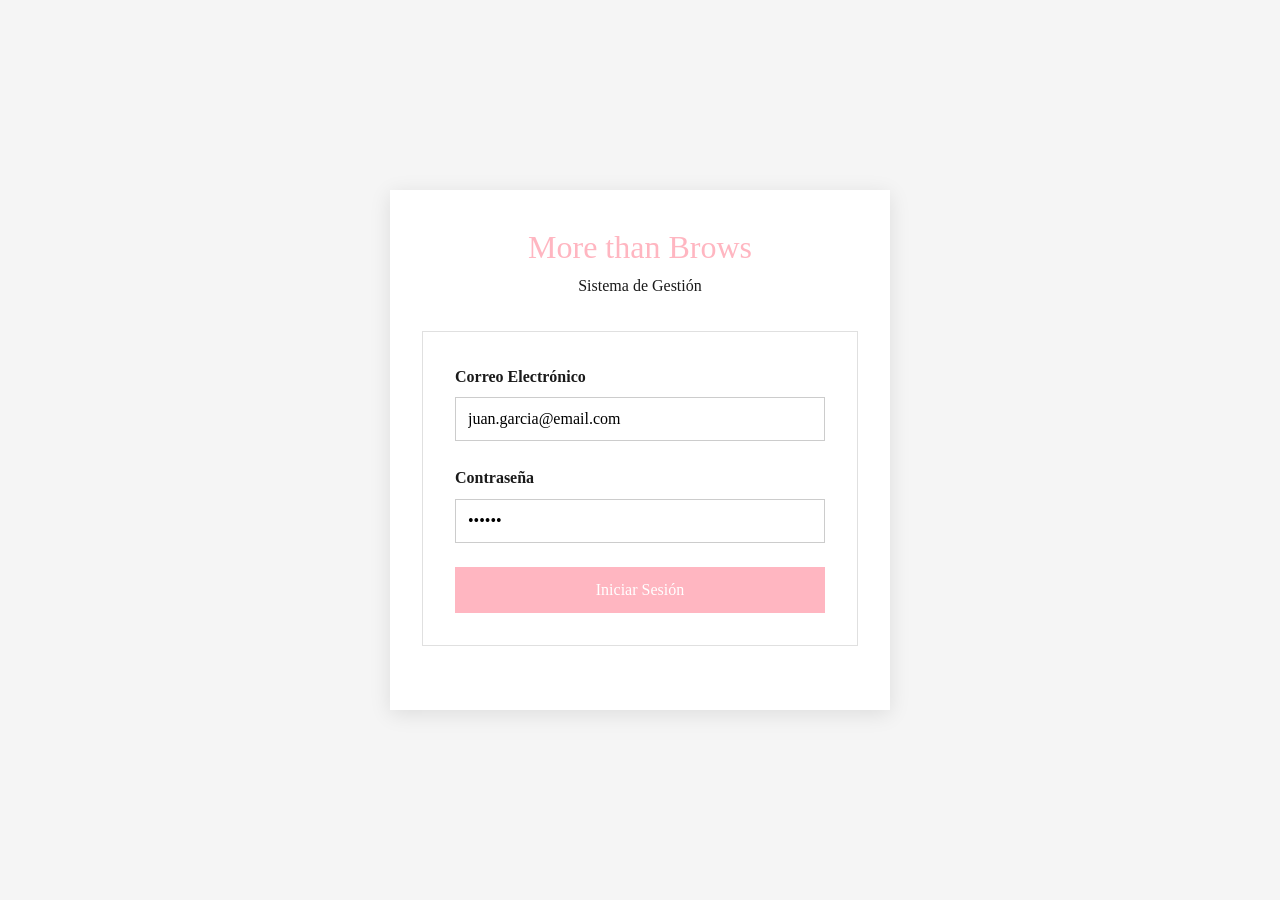
<file: www/admin.html>
<!DOCTYPE html>
<html lang="es">

<head>
    <meta charset="UTF-8">
    <meta name="viewport" content="width=device-width, initial-scale=1.0">
    <title>Panel - More than brows</title>
    <link rel="stylesheet" href="css/styles.css">
</head>

<body>
    <div class="layout">
        <nav class="sidebar" aria-label="Navegación principal">
            <div class="sidebar__brand">
                <h2 class="sidebar__brand-title">More than brows</h2>
                <small id="userNameDisplay">Usuario</small>
            </div>
            <ul class="sidebar__nav">
                <li>
                    <a href="#" onclick="navTo('sec-tpv', this)" class="sidebar__link sidebar__link--active"
                        aria-current="page">
                        <svg class="sidebar__icon" viewBox="0 0 24 24">
                            <path
                                d="M7 18c-1.1 0-1.99.9-1.99 2S5.9 22 7 22s2-.9 2-2-.9-2-2-2zM1 2v2h2l3.6 7.59-1.35 2.45c-.16.28-.25.61-.25.96 0 1.1.9 2 2 2h12v-2H7.42c-.14 0-.25-.11-.25-.25l.03-.12.9-1.63h7.45c.75 0 1.41-.41 1.75-1.03l3.58-6.49c.08-.14.12-.31.12-.48 0-.55-.45-1-1-1H5.21l-.94-2H1zm16 16c-1.1 0-1.99.9-1.99 2s.89 2 1.99 2 2-.9 2-2-.9-2-2-2z" />
                        </svg>
                        <span>TPV</span>
                    </a>
                </li>
                <li>
                    <a href="#" onclick="navTo('sec-clientes', this)" class="sidebar__link">
                        <svg class="sidebar__icon" viewBox="0 0 24 24">
                            <path
                                d="M12 12c2.21 0 4-1.79 4-4s-1.79-4-4-4-4 1.79-4 4 1.79 4 4 4zm0 2c-2.67 0-8 1.34-8 4v2h16v-2c0-2.66-5.33-4-8-4z" />
                        </svg>
                        <span>Clientes</span>
                    </a>
                </li>
                <li>
                    <a href="#" onclick="navTo('sec-productos', this)" class="sidebar__link">
                        <svg class="sidebar__icon" viewBox="0 0 24 24">
                            <path d="M20 4H4v2h16V4zm1 10v-2l-1-5H4l-1 5v2h1v6h10v-6h4v6h2v-6h1zm-9 4H6v-4h6v4z" />
                        </svg>
                        <span>Productos</span>
                    </a>
                </li>
                <li>
                    <a href="#" onclick="navTo('sec-tiposiva', this)" class="sidebar__link">
                        <svg class="sidebar__icon" viewBox="0 0 24 24">
                            <path
                                d="M11.8 10.9c-2.27-.59-3-1.2-3-2.15 0-1.09 1.01-1.85 2.7-1.85 1.78 0 2.44.85 2.5 2.1h2.21c-.07-1.72-1.12-3.3-3.21-3.81V3h-3v2.16c-1.94.42-3.5 1.68-3.5 3.61 0 2.31 1.91 3.46 4.7 4.13 2.5.6 3 1.48 3 2.41 0 .69-.49 1.79-2.7 1.79-2.06 0-2.87-.92-2.98-2.1h-2.2c.12 2.19 1.76 3.42 3.68 3.83V21h3v-2.15c1.95-.37 3.5-1.5 3.5-3.55 0-2.84-2.43-3.81-4.7-4.4z" />
                        </svg>
                        <span>Tipos IVA</span>
                    </a>
                </li>
                <li>
                    <a href="#" onclick="navTo('sec-mediospago', this)" class="sidebar__link">
                        <svg class="sidebar__icon" viewBox="0 0 24 24">
                            <path
                                d="M20 4H4c-1.11 0-1.99.89-1.99 2L2 18c0 1.11.89 2 2 2h16c1.11 0 2-.89 2-2V6c0-1.11-.89-2-2-2zm0 14H4v-6h16v6zm0-10H4V6h16v2z" />
                        </svg>
                        <span>Medios Pago</span>
                    </a>
                </li>
                <li>
                    <a href="#" onclick="navTo('sec-tarjetas', this)" class="sidebar__link">
                        <svg class="sidebar__icon" viewBox="0 0 24 24">
                            <path
                                d="M20 4H4c-1.11 0-1.99.89-1.99 2L2 18c0 1.11.89 2 2 2h16c1.11 0 2-.89 2-2V6c0-1.11-.89-2-2-2zm0 14H4v-6h16v6zm0-10H4V6h16v2z" />
                        </svg>
                        <span>Tarjetas</span>
                    </a>
                </li>
                <li>
                    <a href="#" onclick="navTo('sec-pedidos', this)" class="sidebar__link">
                        <svg class="sidebar__icon" viewBox="0 0 24 24">
                            <path
                                d="M19 3H5c-1.11 0-2 .9-2 2v14c0 1.1.89 2 2 2h14c1.11 0 2-.9 2-2V5c0-1.1-.89-2-2-2zm-2 10h-4v4h-2v-4H7v-2h4V7h2v4h4v2z" />
                        </svg>
                        <span>Pedidos</span>
                    </a>
                </li>
                <li>
                    <a href="#" onclick="logout()" class="sidebar__link" style="color: var(--color-danger);">
                        <svg class="sidebar__icon" viewBox="0 0 24 24">
                            <path
                                d="M10.09 15.59L11.5 17l5-5-5-5-1.41 1.41L12.67 11H3v2h9.67l-2.58 2.59zM19 3H5c-1.11 0-2 .9-2 2v4h2V5h14v14H5v-4H3v4c0 1.1.89 2 2 2h14c1.1 0 2-.9 2-2V5c0-1.1-.9-2-2-2z" />
                        </svg>
                        <span>Salir</span>
                    </a>
                </li>
            </ul>
        </nav>

        <main class="layout__main" id="main-content">

            <!-- SECCIÓN TPV -->
            <section id="sec-tpv" class="section section--active" aria-labelledby="title-tpv">
                <header class="page-header">
                    <h2 id="title-tpv" class="page-header__title">Terminal Punto de Venta</h2>
                    <p id="fecha-hoy" class="form__label" style="font-weight: normal;"></p>
                </header>

                <div class="tpv">
                    <div id="tpv-productos" class="tpv__grid" role="list"></div>

                    <div class="ticket tpv__ticket">
                        <h3 class="form__label"
                            style="text-align: center; border-bottom: 2px dashed #CCC; padding-bottom: 8px;">Ticket
                            Actual</h3>

                        <div id="ticket-items" class="ticket__items" role="list">
                            <p style="text-align:center; color: var(--color-text-light);">Carrito vacío</p>
                        </div>

                        <div class="ticket__summary">
                            <div style="display:flex; justify-content:space-between;">
                                <span>Subtotal:</span>
                                <span id="lbl-subtotal">0.00 €</span>
                            </div>
                            <div style="display:flex; justify-content:space-between;">
                                <span>IVA:</span>
                                <span id="lbl-iva">0.00 €</span>
                            </div>
                            <div
                                style="display:flex; justify-content:space-between; margin-top: 10px; font-weight: bold;">
                                <span class="ticket__total">TOTAL:</span>
                                <span class="ticket__total" id="lbl-total">0.00 €</span>
                            </div>
                            <button class="btn btn--primary btn--block" style="margin-top: 16px;"
                                onclick="abrirModalPago()">COBRAR</button>
                        </div>
                    </div>
                </div>
            </section>

            <!-- SECCIÓN CLIENTES -->
            <section id="sec-clientes" class="section" aria-labelledby="title-clientes">
                <header class="page-header">
                    <h2 id="title-clientes" class="page-header__title">Gestión de Clientes</h2>
                </header>

                <!-- Filtros y Búsqueda -->
                <div class="filter-bar">
                    <input type="text" id="search-clientes" class="form__input"
                        placeholder="Buscar por nombre o email..." style="flex: 1;">
                    <select id="order-clientes" class="form__select" onchange="cargarClientes()"
                        style="max-width: 200px;">
                        <option value="nombre-ASC">Nombre (A-Z)</option>
                        <option value="nombre-DESC">Nombre (Z-A)</option>
                        <option value="apellidos-ASC">Apellidos (A-Z)</option>
                        <option value="apellidos-DESC">Apellidos (Z-A)</option>
                        <option value="email-ASC">Email (A-Z)</option>
                        <option value="email-DESC">Email (Z-A)</option>
                        <option value="telefono-ASC">Teléfono (A-Z)</option>
                        <option value="telefono-DESC">Teléfono (Z-A)</option>
                        <option value="fechacreacion-DESC">Más reciente</option>
                        <option value="fechacreacion-ASC">Más antiguo</option>
                    </select>
                    <button class="btn btn--primary" onclick="buscarClientes()">Buscar</button>
                </div>

                <form id="form-cliente" class="form">
                    <input type="hidden" id="cli-id">
                    <div class="form__group">
                        <label for="cli-nombre" class="form__label">Nombre</label>
                        <input type="text" id="cli-nombre" class="form__input" required>
                    </div>
                    <div class="form__group">
                        <label for="cli-apellidos" class="form__label">Apellidos</label>
                        <input type="text" id="cli-apellidos" class="form__input" required>
                    </div>
                    <div class="form__group">
                        <label for="cli-email" class="form__label">Email</label>
                        <input type="email" id="cli-email" class="form__input" required>
                    </div>
                    <div class="form__group">
                        <label for="cli-telefono" class="form__label">Teléfono</label>
                        <input type="tel" id="cli-telefono" class="form__input">
                    </div>
                    <button type="submit" class="btn btn--primary">Guardar Cliente</button>
                    <button type="button" class="btn" onclick="limpiarForm('form-cliente')">Limpiar</button>
                </form>

                <div class="data-table-wrapper">
                    <table class="data-table">
                        <thead class="data-table__header">
                            <tr>
                                <th class="data-table__th">Nombre</th>
                                <th class="data-table__th">Apellidos</th>
                                <th class="data-table__th">Email</th>
                                <th class="data-table__th">Teléfono</th>
                                <th class="data-table__th">Acciones</th>
                            </tr>
                        </thead>
                        <tbody id="tabla-clientes"></tbody>
                    </table>
                </div>
            </section>

            <!-- SECCIÓN PRODUCTOS -->
            <section id="sec-productos" class="section" aria-labelledby="title-productos">
                <header class="page-header">
                    <h2 id="title-productos" class="page-header__title">Gestión de Productos</h2>
                </header>

                <!-- Filtros y Búsqueda -->
                <div class="filter-bar">
                    <input type="text" id="search-productos" class="form__input" placeholder="Buscar por descripción..."
                        style="flex: 1;">
                    <select id="order-productos" class="form__select" onchange="cargarProductos()"
                        style="max-width: 200px;">
                        <option value="descripcion-ASC">Descripción (A-Z)</option>
                        <option value="descripcion-DESC">Descripción (Z-A)</option>
                        <option value="precio-ASC">Precio (menor)</option>
                        <option value="precio-DESC">Precio (mayor)</option>
                        <option value="fechacreacion-DESC">Más reciente</option>
                        <option value="fechacreacion-ASC">Más antiguo</option>
                    </select>
                    <button class="btn btn--primary" onclick="buscarProductos()">Buscar</button>
                </div>

                <form id="form-producto" class="form">
                    <input type="hidden" id="prod-id">
                    <div class="form__group">
                        <label for="prod-desc" class="form__label">Descripción</label>
                        <input type="text" id="prod-desc" class="form__input" required>
                    </div>
                    <div class="form__group">
                        <label for="prod-precio" class="form__label">Precio (€)</label>
                        <input type="number" step="0.01" id="prod-precio" class="form__input" required>
                    </div>
                    <div class="form__group">
                        <label for="prod-iva" class="form__label">Tipo IVA</label>
                        <select id="prod-iva" class="form__select"></select>
                    </div>
                    <button type="submit" class="btn btn--primary">Guardar Producto</button>
                    <button type="button" class="btn" onclick="limpiarForm('form-producto')">Limpiar</button>
                </form>

                <div class="data-table-wrapper">
                    <table class="data-table">
                        <thead class="data-table__header">
                            <tr>
                                <th class="data-table__th">Descripción</th>
                                <th class="data-table__th">Precio</th>
                                <th class="data-table__th">Tipo IVA</th>
                                <th class="data-table__th">Acciones</th>
                            </tr>
                        </thead>
                        <tbody id="tabla-productos"></tbody>
                    </table>
                </div>
            </section>

            <!-- SECCIÓN TIPOS IVA -->
            <section id="sec-tiposiva" class="section" aria-labelledby="title-tiposiva">
                <header class="page-header">
                    <h2 id="title-tiposiva" class="page-header__title">Gestión de Tipos de IVA</h2>
                </header>

                <!-- Filtros y Búsqueda -->
                <div class="filter-bar">
                    <input type="text" id="search-tiposiva" class="form__input" placeholder="Buscar por descripción..."
                        style="flex: 1;">
                    <select id="order-tiposiva" class="form__select" onchange="cargarTiposIVA()"
                        style="max-width: 200px;">
                        <option value="descripcion-ASC">Descripción (A-Z)</option>
                        <option value="descripcion-DESC">Descripción (Z-A)</option>
                        <option value="tasa-ASC">Tasa (menor)</option>
                        <option value="tasa-DESC">Tasa (mayor)</option>
                        <option value="fechacreacion-DESC">Más reciente</option>
                        <option value="fechacreacion-ASC">Más antiguo</option>
                    </select>
                    <button class="btn btn--primary" onclick="buscarTiposIVA()">Buscar</button>
                </div>

                <form id="form-tipoiva" class="form">
                    <input type="hidden" id="tipoiva-id">
                    <div class="form__group">
                        <label for="tipoiva-desc" class="form__label">Descripción</label>
                        <input type="text" id="tipoiva-desc" class="form__input" required>
                    </div>
                    <div class="form__group">
                        <label for="tipoiva-tasa" class="form__label">Tasa (%)</label>
                        <input type="number" step="0.01" id="tipoiva-tasa" class="form__input" required>
                    </div>
                    <button type="submit" class="btn btn--primary">Guardar Tipo IVA</button>
                    <button type="button" class="btn" onclick="limpiarForm('form-tipoiva')">Limpiar</button>
                </form>

                <div class="data-table-wrapper">
                    <table class="data-table">
                        <thead class="data-table__header">
                            <tr>
                                <th class="data-table__th">Descripción</th>
                                <th class="data-table__th">Tasa (%)</th>
                                <th class="data-table__th">Fecha Creación</th>
                                <th class="data-table__th">Acciones</th>
                            </tr>
                        </thead>
                        <tbody id="tabla-tiposiva"></tbody>
                    </table>
                </div>
            </section>

            <!-- SECCIÓN MEDIOS DE PAGO -->
            <section id="sec-mediospago" class="section" aria-labelledby="title-mediospago">
                <header class="page-header">
                    <h2 id="title-mediospago" class="page-header__title">Gestión de Medios de Pago</h2>
                </header>

                <!-- Filtros y Búsqueda -->
                <div class="filter-bar">
                    <input type="text" id="search-mediospago" class="form__input"
                        placeholder="Buscar por descripción..." style="flex: 1;">
                    <select id="order-mediospago" class="form__select" onchange="cargarMediosPago()"
                        style="max-width: 200px;">
                        <option value="descripcion-ASC">Descripción (A-Z)</option>
                        <option value="descripcion-DESC">Descripción (Z-A)</option>
                        <option value="fechacreacion-DESC">Más reciente</option>
                        <option value="fechacreacion-ASC">Más antiguo</option>
                    </select>
                    <button class="btn btn--primary" onclick="buscarMediosPago()">Buscar</button>
                </div>

                <form id="form-mediopago" class="form">
                    <input type="hidden" id="mediopago-id">
                    <div class="form__group">
                        <label for="mediopago-desc" class="form__label">Descripción</label>
                        <input type="text" id="mediopago-desc" class="form__input" required>
                    </div>
                    <button type="submit" class="btn btn--primary">Guardar Medio de Pago</button>
                    <button type="button" class="btn" onclick="limpiarForm('form-mediopago')">Limpiar</button>
                </form>

                <div class="data-table-wrapper">
                    <table class="data-table">
                        <thead class="data-table__header">
                            <tr>
                                <th class="data-table__th">Descripción</th>
                                <th class="data-table__th">Fecha Creación</th>
                                <th class="data-table__th">Acciones</th>
                            </tr>
                        </thead>
                        <tbody id="tabla-mediospago"></tbody>
                    </table>
                </div>
            </section>

            <!-- SECCIÓN TARJETAS DE CRÉDITO -->
            <section id="sec-tarjetas" class="section" aria-labelledby="title-tarjetas">
                <header class="page-header">
                    <h2 id="title-tarjetas" class="page-header__title">Gestión de Tarjetas de Crédito</h2>
                </header>

                <!-- Filtros y Búsqueda -->
                <div class="filter-bar">
                    <input type="text" id="search-tarjetas" class="form__input"
                        placeholder="Buscar por descripción o número..." style="flex: 1;">
                    <select id="order-tarjetas" class="form__select" onchange="cargarTarjetas()"
                        style="max-width: 200px;">
                        <option value="descripcion-ASC">Descripción (A-Z)</option>
                        <option value="descripcion-DESC">Descripción (Z-A)</option>
                        <option value="cliente-ASC">Cliente (A-Z)</option>
                        <option value="cliente-DESC">Cliente (Z-A)</option>
                        <option value="fechacaducidad-ASC">Caducidad próxima</option>
                        <option value="fechacaducidad-DESC">Caducidad lejana</option>
                        <option value="fechacreacion-DESC">Más reciente</option>
                        <option value="fechacreacion-ASC">Más antiguo</option>
                    </select>
                    <button class="btn btn--primary" onclick="buscarTarjetas()">Buscar</button>
                </div>

                <form id="form-tarjeta" class="form">
                    <input type="hidden" id="tarjeta-id">
                    <div class="form__group">
                        <label for="tarjeta-cliente" class="form__label">Cliente</label>
                        <select id="tarjeta-cliente" class="form__select" required></select>
                    </div>
                    <div class="form__group">
                        <label for="tarjeta-desc" class="form__label">Descripción</label>
                        <input type="text" id="tarjeta-desc" class="form__input" required>
                    </div>
                    <div class="form__group">
                        <label for="tarjeta-numero" class="form__label">Número de Tarjeta</label>
                        <input type="text" id="tarjeta-numero" class="form__input" required maxlength="19">
                    </div>
                    <div class="form__group">
                        <label for="tarjeta-caducidad" class="form__label">Fecha de Caducidad</label>
                        <input type="date" id="tarjeta-caducidad" class="form__input" required>
                    </div>
                    <button type="submit" class="btn btn--primary">Guardar Tarjeta</button>
                    <button type="button" class="btn" onclick="limpiarForm('form-tarjeta')">Limpiar</button>
                </form>

                <div class="data-table-wrapper">
                    <table class="data-table">
                        <thead class="data-table__header">
                            <tr>
                                <th class="data-table__th">Cliente</th>
                                <th class="data-table__th">Descripción</th>
                                <th class="data-table__th">Número</th>
                                <th class="data-table__th">Caducidad</th>
                                <th class="data-table__th">Acciones</th>
                            </tr>
                        </thead>
                        <tbody id="tabla-tarjetas"></tbody>
                    </table>
                </div>
            </section>

            <!-- SECCIÓN PEDIDOS -->
            <section id="sec-pedidos" class="section" aria-labelledby="title-pedidos">
                <header class="page-header">
                    <h2 id="title-pedidos" class="page-header__title">Listado de Pedidos</h2>
                </header>

                <!-- Filtros -->
                <div class="filter-bar">
                    <select id="filter-cliente-pedidos" class="form__select" style="flex: 1;">
                        <option value="">Todos los clientes</option>
                    </select>
                    <select id="order-pedidos" class="form__select" onchange="cargarPedidos()"
                        style="max-width: 200px;">
                        <option value="fechapedido-DESC">Más reciente</option>
                        <option value="fechapedido-ASC">Más antiguo</option>
                        <option value="idcliente-ASC">Cliente (menor ID)</option>
                        <option value="idcliente-DESC">Cliente (mayor ID)</option>
                        <option value="mediopago-ASC">Medio Pago (menor ID)</option>
                        <option value="mediopago-DESC">Medio Pago (mayor ID)</option>
                        <option value="tarjetacredito-ASC">Tarjeta (menor ID)</option>
                        <option value="tarjetacredito-DESC">Tarjeta (mayor ID)</option>
                    </select>
                    <button class="btn btn--primary" onclick="cargarPedidos()">Filtrar</button>
                </div>

                <div class="data-table-wrapper">
                    <table class="data-table">
                        <thead class="data-table__header">
                            <tr>
                                <th class="data-table__th">ID</th>
                                <th class="data-table__th">Cliente</th>
                                <th class="data-table__th">Fecha</th>
                                <th class="data-table__th">Medio Pago</th>
                                <th class="data-table__th">Acciones</th>
                            </tr>
                        </thead>
                        <tbody id="tabla-pedidos"></tbody>
                    </table>
                </div>
            </section>

        </main>
    </div>

    <!-- MODAL PAGO -->
    <div id="modal-pago" class="modal" role="dialog" aria-modal="true" aria-labelledby="modal-title">
        <div class="modal__content">
            <h2 id="modal-title" style="color: var(--color-primary); margin-bottom: 20px;">Finalizar Venta</h2>

            <div class="form__group">
                <label for="modal-cliente" class="form__label">Seleccionar Cliente</label>
                <select id="modal-cliente" class="form__select"></select>
            </div>

            <div class="form__group">
                <label for="modal-medio" class="form__label">Medio de Pago</label>
                <select id="modal-medio" class="form__select" onchange="checkMedioPago()"></select>
            </div>

            <div class="form__group" id="div-tarjeta" style="display:none;">
                <label for="modal-tarjeta" class="form__label">Tarjeta Vinculada</label>
                <select id="modal-tarjeta" class="form__select"></select>
            </div>

            <div style="text-align: right; margin: 20px 0; font-size: 1.2rem;">
                Total a Pagar: <strong id="modal-total" style="color: var(--color-primary);">0.00 €</strong>
            </div>

            <div style="text-align: right;">
                <button class="btn btn--danger" onclick="cerrarModal()">Cancelar</button>
                <button class="btn btn--primary" onclick="procesarPedido()">Confirmar</button>
            </div>
        </div>
    </div>

    <script src="js/app.js"></script>
</body>

</html>
</file>
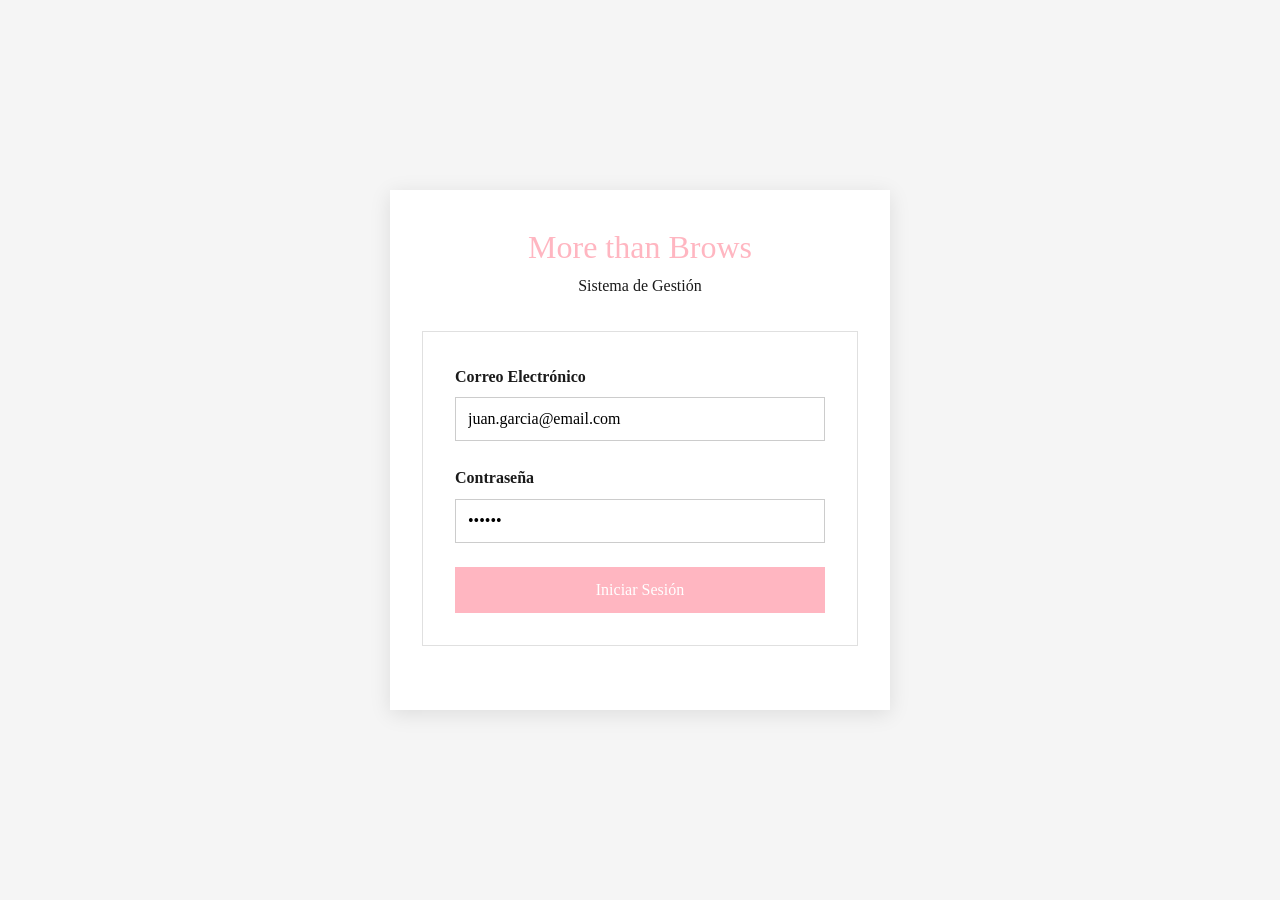
<file: www/login.html>
<!DOCTYPE html>
<html lang="es">
<head>
    <meta charset="UTF-8">
    <meta name="viewport" content="width=device-width, initial-scale=1.0">
    <title>Acceso - More than brows</title>
    <link rel="stylesheet" href="css/styles.css">
</head>
<body style="display: flex; justify-content: center; align-items: center; min-height: 100vh;">

    <main class="modal__content" role="main">
        <header style="text-align: center; margin-bottom: 32px;">
            <h1 style="color: var(--color-primary); font-weight: 300;">More than Brows</h1>
            <p>Sistema de Gestión</p>
        </header>
        
        <form id="loginForm" class="form">
            <div class="form__group">
                <label for="email" class="form__label">Correo Electrónico</label>
                <input type="email" id="email" class="form__input" value="juan.garcia@email.com" required aria-required="true">
            </div>
            
            <div class="form__group">
                <label for="password" class="form__label">Contraseña</label>
                <input type="password" id="password" class="form__input" value="123456" required aria-required="true">
            </div>
            
            <button type="submit" class="btn btn--primary btn--block">Iniciar Sesión</button>
        </form>

        <div id="errorMsg" role="alert" aria-live="assertive" style="color: var(--color-danger); margin-top: 16px; display: none; text-align: center;">
            Usuario o contraseña incorrectos.
        </div>
    </main>

    <script>
        const API_URL = 'http://localhost:8607/api';

        document.getElementById('loginForm').addEventListener('submit', async (e) => {
            e.preventDefault();
            const email = document.getElementById('email').value;
            const errorMsg = document.getElementById('errorMsg');
            
            try {
                // Login simulado buscando usuario activo
                const response = await fetch(`${API_URL}/Cliente?filtroEstadoActivo=true`);
                const clientes = await response.json();
                
                const usuario = clientes.find(c => c.email === email);

                if (usuario) {
                    localStorage.setItem('user', JSON.stringify(usuario));
                    window.location.href = 'admin.html';
                } else {
                    errorMsg.style.display = 'block';
                }
            } catch (error) {
                console.error(error);
                errorMsg.textContent = "Error de conexión con el servidor.";
                errorMsg.style.display = 'block';
            }
        });
    </script>
</body>
</html>
</file>
<file: www/css/styles.css>
:root {
    /* Paleta de Colores (Guía de Estilo) */
    --color-primary: #FFB6C1;       /* Rosa Principal */
    --color-secondary: #FFE4E1;     /* Rosa Secundario */
    --color-accent: #FFC0CB;        /* Rosa Acento */
    --color-text: #1A1A1A;          /* Negro */
    --color-text-light: #666666;    /* Gris Oscuro */
    --color-bg: #F5F5F5;            /* Gris Claro */
    --color-white: #FFFFFF;
    --color-danger: #D32F2F;
    
    /* Espaciado y Dimensiones */
    --space-xs: 8px;
    --space-sm: 16px;
    --space-md: 24px;
    --space-lg: 32px;
    
    --sidebar-width: 280px;
    --border-radius: 4px; /* Minimalista según guía */
    --transition: all 0.3s ease;
}

/* Reset Básico y Tipografía */
*, *::before, *::after {
    box-sizing: border-box;
    margin: 0;
    padding: 0;
}

body {
    font-family: 'Georgia', 'Times New Roman', serif;
    background-color: var(--color-bg);
    color: var(--color-text);
    line-height: 1.6;
    font-size: 16px; /* Base legible */
}

/* --- Componentes UI (BEM) --- */

/* Botones */
.btn {
    display: inline-block;
    padding: 12px 24px;
    font-family: 'Georgia', serif;
    font-size: 1rem;
    border: 2px solid transparent;
    cursor: pointer;
    transition: var(--transition);
    text-align: center;
    min-height: 44px; /* Touch target size accessible */
    background-color: transparent;
}

.btn:focus-visible {
    outline: 3px solid var(--color-text);
    outline-offset: 2px;
}

.btn--primary {
    background-color: var(--color-primary);
    color: var(--color-white);
}

.btn--primary:hover {
    background-color: var(--color-accent);
    transform: translateY(-2px);
}

.btn--danger {
    background-color: var(--color-white);
    color: var(--color-danger);
    border-color: var(--color-danger);
}

.btn--sm {
    padding: 4px 12px;
    font-size: 0.9rem;
    min-height: 32px;
}

.btn--block {
    display: block;
    width: 100%;
}

/* Formularios */
.form {
    background-color: var(--color-white);
    padding: var(--space-lg);
    margin-bottom: var(--space-lg);
    border: 1px solid #E0E0E0;
}

.form__group {
    margin-bottom: var(--space-md);
}

.form__label {
    display: block;
    margin-bottom: var(--space-xs);
    font-weight: bold;
    color: var(--color-text);
}

.form__input, .form__select {
    width: 100%;
    padding: 12px;
    border: 1px solid #CCC;
    font-family: inherit;
    font-size: 1rem;
    background-color: var(--color-white);
}

.form__input:focus, .form__select:focus {
    border-color: var(--color-primary);
    outline: 3px solid var(--color-secondary);
}

/* Barra de Filtros */
.filter-bar {
    display: flex;
    gap: var(--space-sm);
    margin-bottom: var(--space-lg);
    padding: var(--space-md);
    background-color: var(--color-white);
    border: 1px solid #E0E0E0;
    flex-wrap: wrap;
}

.filter-bar > * {
    min-width: 150px;
}

/* Layout Principal (Mobile First: Sidebar oculto/abajo, Contenido 100%) */
.layout {
    display: flex;
    flex-direction: column;
    min-height: 100vh;
}

.layout__main {
    flex: 1;
    padding: var(--space-md);
    padding-bottom: 90px; /* Espacio para navbar móvil */
    overflow-y: auto;
}

/* Sidebar / Navbar */
.sidebar {
    background-color: var(--color-white);
    border-top: 1px solid #E0E0E0;
    position: fixed;
    bottom: 0;
    width: 100%;
    z-index: 100;
    padding: var(--space-xs) 0;
    overflow-x: auto;
}

.sidebar__brand {
    display: none; /* Oculto en móvil */
}

.sidebar__nav {
    display: flex;
    justify-content: flex-start;
    list-style: none;
    gap: var(--space-xs);
    padding: 0 var(--space-sm);
}

.sidebar__link {
    display: flex;
    flex-direction: column;
    align-items: center;
    text-decoration: none;
    color: var(--color-text-light);
    font-size: 0.7rem;
    padding: var(--space-xs);
    white-space: nowrap;
}

.sidebar__link--active {
    color: var(--color-primary);
    font-weight: bold;
}

.sidebar__icon {
    width: 24px;
    height: 24px;
    margin-bottom: 4px;
    fill: currentColor;
}

/* Header de Página */
.page-header {
    margin-bottom: var(--space-lg);
    border-bottom: 1px solid var(--color-secondary);
    padding-bottom: var(--space-sm);
}

.page-header__title {
    color: var(--color-primary);
    font-size: 1.8rem;
    font-weight: normal;
}

/* --- Componentes Específicos --- */

/* Tablas (Responsive: Scroll horizontal) */
.data-table-wrapper {
    overflow-x: auto;
    background: var(--color-white);
    border: 1px solid #E0E0E0;
    margin-top: var(--space-md);
}

.data-table {
    width: 100%;
    border-collapse: collapse;
    min-width: 600px; /* Fuerza scroll en pantallas muy pequeñas */
}

.data-table__header {
    background-color: var(--color-secondary);
    text-align: left;
}

.data-table__th, .data-table__cell {
    padding: var(--space-sm);
    border-bottom: 1px solid #EEE;
}

/* TPV Grid (Mobile: 2 columnas) */
.tpv {
    display: flex;
    flex-direction: column;
    gap: var(--space-md);
}

.tpv__grid {
    display: grid;
    grid-template-columns: repeat(2, 1fr); /* 2 columnas en móvil */
    gap: var(--space-sm);
    max-height: 50vh;
    overflow-y: auto;
}

.product-card {
    background: var(--color-white);
    border: 1px solid #E0E0E0;
    padding: var(--space-sm);
    display: flex;
    flex-direction: column;
    justify-content: space-between;
    text-align: center;
    transition: var(--transition);
    cursor: pointer;
}

/* Usamos button para accesibilidad (teclado) */
.product-card[role="button"]:focus {
    border-color: var(--color-primary);
    outline: 2px solid var(--color-primary);
}

.product-card:hover {
    background-color: var(--color-secondary);
    transform: translateY(-2px);
}

.product-card__title {
    font-size: 1rem;
    margin-bottom: var(--space-xs);
}

.product-card__price {
    color: var(--color-primary);
    font-weight: bold;
    font-size: 1.1rem;
}

/* Ticket TPV */
.ticket {
    background: var(--color-white);
    border: 1px solid #E0E0E0;
    padding: var(--space-md);
}

.ticket__items {
    max-height: 200px;
    overflow-y: auto;
    margin-bottom: var(--space-md);
    border-bottom: 1px dashed #CCC;
}

.ticket__item {
    display: flex;
    justify-content: space-between;
    margin-bottom: var(--space-xs);
    align-items: center;
}

.ticket__summary {
    margin-top: var(--space-md);
}

.ticket__total {
    font-size: 1.5rem;
    color: var(--color-primary);
    text-align: right;
    font-weight: bold;
}

/* Modal */
.modal {
    display: none;
    position: fixed;
    top: 0; left: 0;
    width: 100%; height: 100%;
    background-color: rgba(0,0,0,0.5);
    z-index: 1000;
    justify-content: center;
    align-items: center;
    padding: var(--space-md);
}

.modal--active {
    display: flex;
}

.modal__content {
    background: var(--color-white);
    padding: var(--space-lg);
    width: 100%;
    max-width: 500px;
    box-shadow: 0 4px 20px rgba(0,0,0,0.1);
}

/* Helper para esconder visualmente pero no para screen readers */
.sr-only {
    position: absolute;
    width: 1px; height: 1px;
    padding: 0; margin: -1px;
    overflow: hidden;
    clip: rect(0, 0, 0, 0);
    white-space: nowrap;
    border-width: 0;
}

/* Secciones SPA */
.section { display: none; }
.section--active { display: block; animation: fade-in 0.3s; }

@keyframes fade-in {
    from { opacity: 0; transform: translateY(10px); }
    to { opacity: 1; transform: translateY(0); }
}

/* --- MEDIA QUERIES (Desktop) --- */
@media (min-width: 1024px) {
    .layout {
        flex-direction: row;
    }

    .layout__main {
        margin-left: var(--sidebar-width);
        padding-bottom: var(--space-md);
    }

    .sidebar {
        width: var(--sidebar-width);
        height: 100vh;
        top: 0;
        border-top: none;
        border-right: 1px solid #E0E0E0;
        display: flex;
        flex-direction: column;
        padding: var(--space-lg) 0;
        overflow-y: auto;
    }

    .sidebar__brand {
        display: block;
        text-align: center;
        margin-bottom: var(--space-lg);
        padding-bottom: var(--space-md);
        border-bottom: 2px solid var(--color-secondary);
    }

    .sidebar__brand-title {
        color: var(--color-primary);
        font-weight: 300;
        letter-spacing: 1px;
    }

    .sidebar__nav {
        flex-direction: column;
        padding: 0;
    }

    .sidebar__link {
        flex-direction: row;
        justify-content: flex-start;
        font-size: 1rem;
        padding: var(--space-md) var(--space-lg);
        border-left: 4px solid transparent;
    }

    .sidebar__link--active {
        background-color: var(--color-secondary);
        border-left-color: var(--color-primary);
    }

    .sidebar__icon {
        margin-bottom: 0;
        margin-right: var(--space-md);
    }

    /* Desktop TPV */
    .tpv {
        flex-direction: row;
    }
    
    .tpv__grid {
        flex: 2;
        grid-template-columns: repeat(auto-fill, minmax(180px, 1fr));
        max-height: calc(100vh - 200px);
    }

    .tpv__ticket {
        flex: 1;
    }
}

/* Sistema de Notificaciones Toast */
.toast {
    position: fixed;
    top: 20px;
    right: 20px;
    min-width: 300px;
    padding: var(--space-md);
    background: var(--color-white);
    border-left: 4px solid var(--color-primary);
    box-shadow: 0 4px 12px rgba(0,0,0,0.15);
    z-index: 2000;
    animation: slideIn 0.3s ease;
    display: flex;
    align-items: center;
    gap: var(--space-sm);
}

.toast--success {
    border-left-color: #4CAF50;
}

.toast--error {
    border-left-color: var(--color-danger);
}

.toast--warning {
    border-left-color: #FF9800;
}

.toast__icon {
    font-size: 1.5rem;
}

.toast__content {
    flex: 1;
}

.toast__title {
    font-weight: bold;
    margin-bottom: 4px;
}

.toast__close {
    background: none;
    border: none;
    font-size: 1.2rem;
    cursor: pointer;
    color: var(--color-text-light);
}

@keyframes slideIn {
    from {
        transform: translateX(400px);
        opacity: 0;
    }
    to {
        transform: translateX(0);
        opacity: 1;
    }
}

@keyframes slideOut {
    to {
        transform: translateX(400px);
        opacity: 0;
    }
}
</file>
